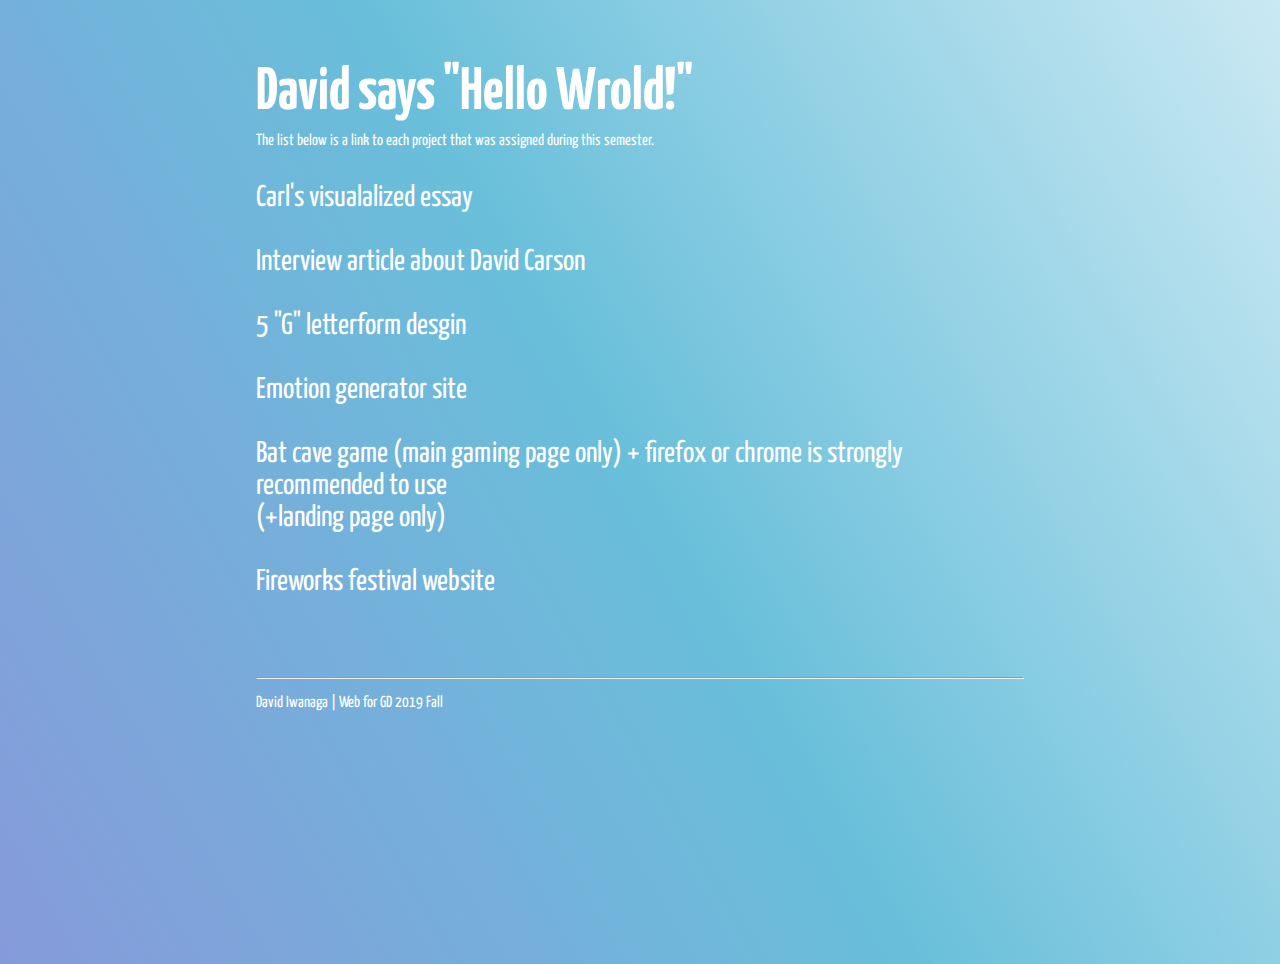
<file: index.html>
<!DOCTYPE html>
<html>

<head>
    <meta charset="utf-8">
    <meta http-equiv="X-UA-Compatible" content="IE=edge,chrome=1">
    <title></title>
    <meta http-equiv="X-UA-Compatible" content="ie=edge">
    <meta name="viewport" content="width=device-width">

    <style>
        @import url('https://fonts.googleapis.com/css?family=Yanone+Kaffeesatz&display=swap');
        body {
            margin: 5% 20% 0% 20%;
            font-size: 32px;
            font-family: 'Yanone Kaffeesatz', sans-serif;
            background-image: linear-gradient(240deg, rgb(202, 233, 243), rgb(105, 191, 218), rgb(134, 154, 218));
            height: 100vh;
        }
        
        a {
            text-decoration: none;
            font-size: 30px;
            color: white;
        }
        
        a:hover {
            font-weight: bold;
            color: rgba(255, 255, 255, 0.26);
        }
        
        p {
            color: black;
            font-size: 16px;
            margin-top: 10px;
            color: white;
        }
        
        ul {
            padding-left: 0;
            color: white;
        }
        
        h1 {
            font-size: 60px;
            margin-bottom: 0px;
            color: white;
        }
        
        .bottom {
            margin-top: 80px;
            color: white;
        }
    </style>

</head>

<body>
    <h1>David says "Hello Wrold!"</h1>
    <p>The list below is a link to each project that was assigned during this semester.</p>

    <ul>
        <a href="visual_essay/carl_dair_essay.html">Carl's visualalized essay</a>

    </ul>
    <ul>
        <a href="visual_essay/interview.html">Interview article about David Carson</a>
    </ul>
    <ul>
        <a href="letterform_excercise/letterform1.html">5 "G" letterform desgin</a>
    </ul>
    <ul>
        <a href="emoticon_generator/history.html">Emotion generator site</a>
    </ul>
    <ul>
        <a href="bat_game/index.html">Bat cave game (main gaming page only) + firefox or chrome is strongly recommended to use</a>
        <!-- <a href="https://hiwanaga.github.io/david/index.html">Bat cave game (main gaming page only)</a> -->
        <br><a href="bat_game/newNew.html">(+landing page only)</a>
        <!-- <a href="https://hiwanaga.github.io/david/newNew.html">(+landing page only)</a> -->

    </ul>
    <ul>
        <a href="firework_festival/index.html">Fireworks festival website</a>
    </ul>

    <div class="bottom">
        <hr>
        <p>David Iwanaga | Web for GD 2019 Fall</p>
    </div>

</body>

</html>
</file>
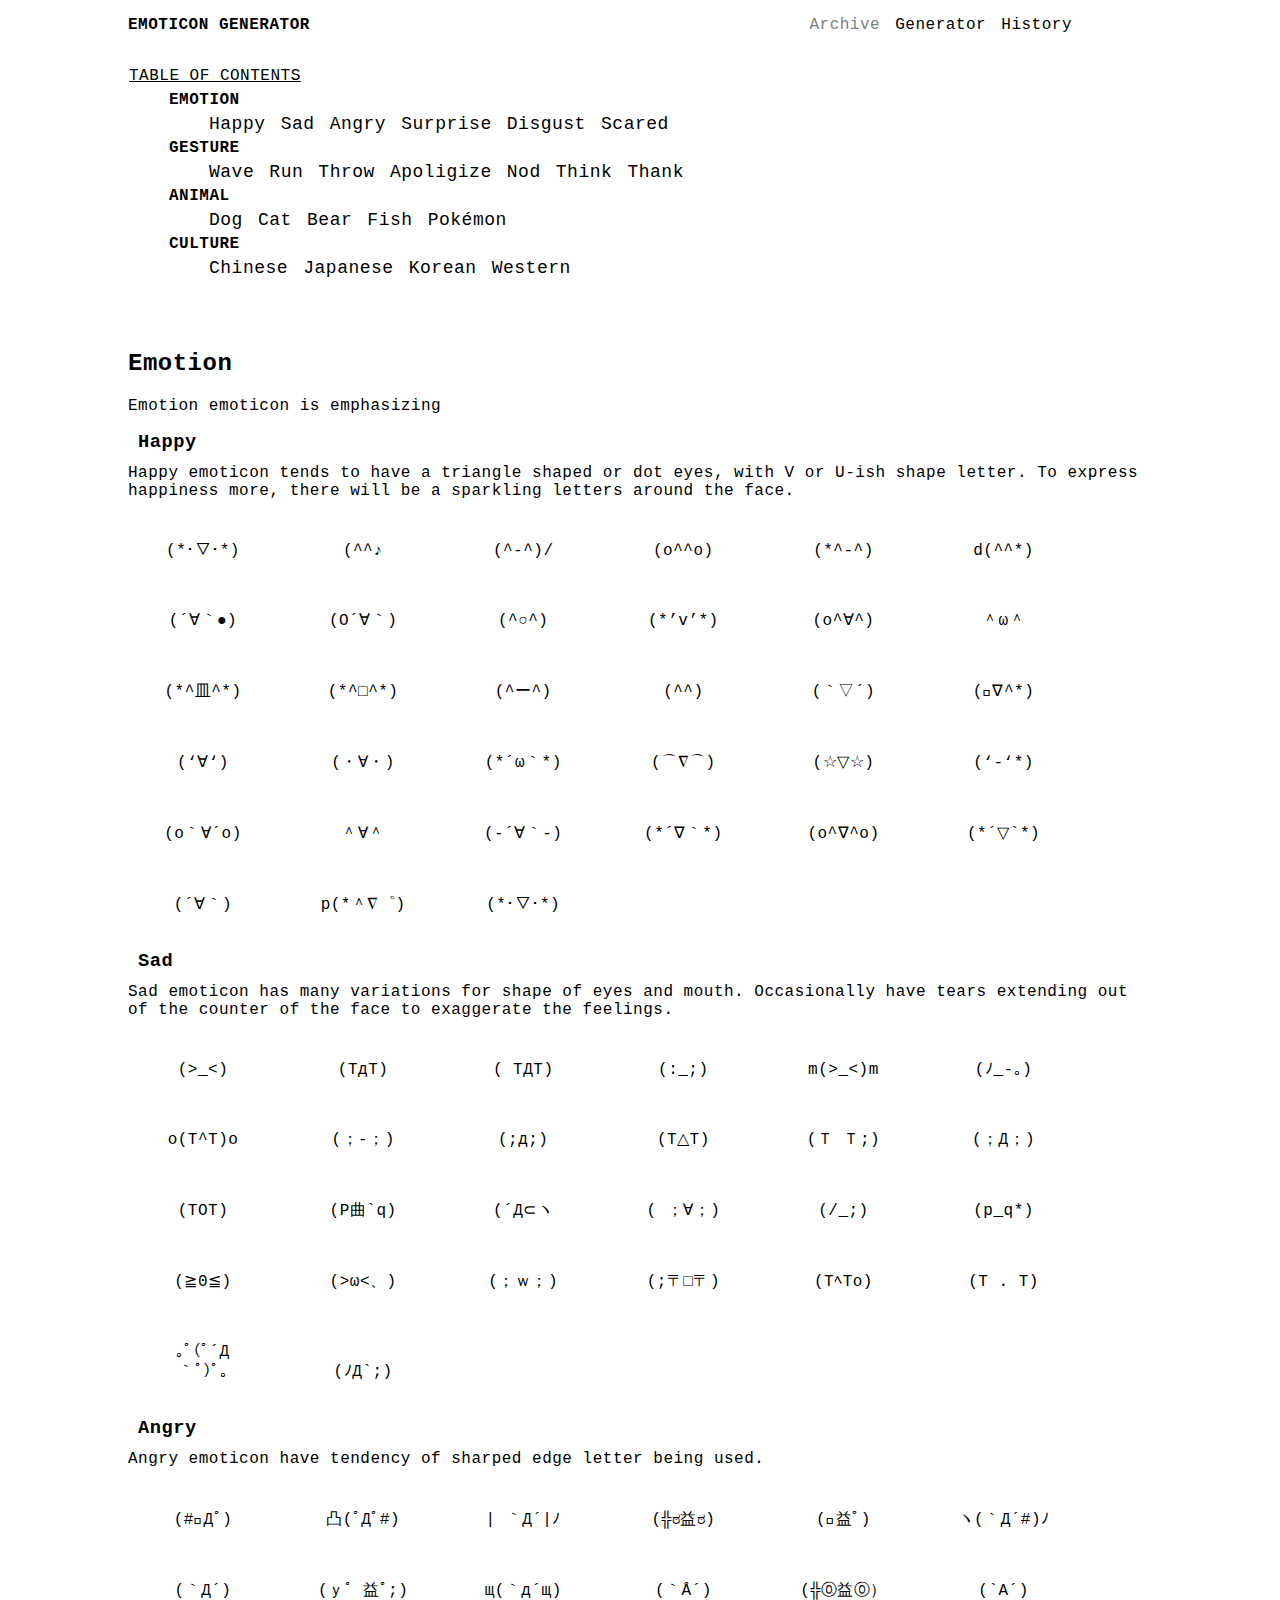
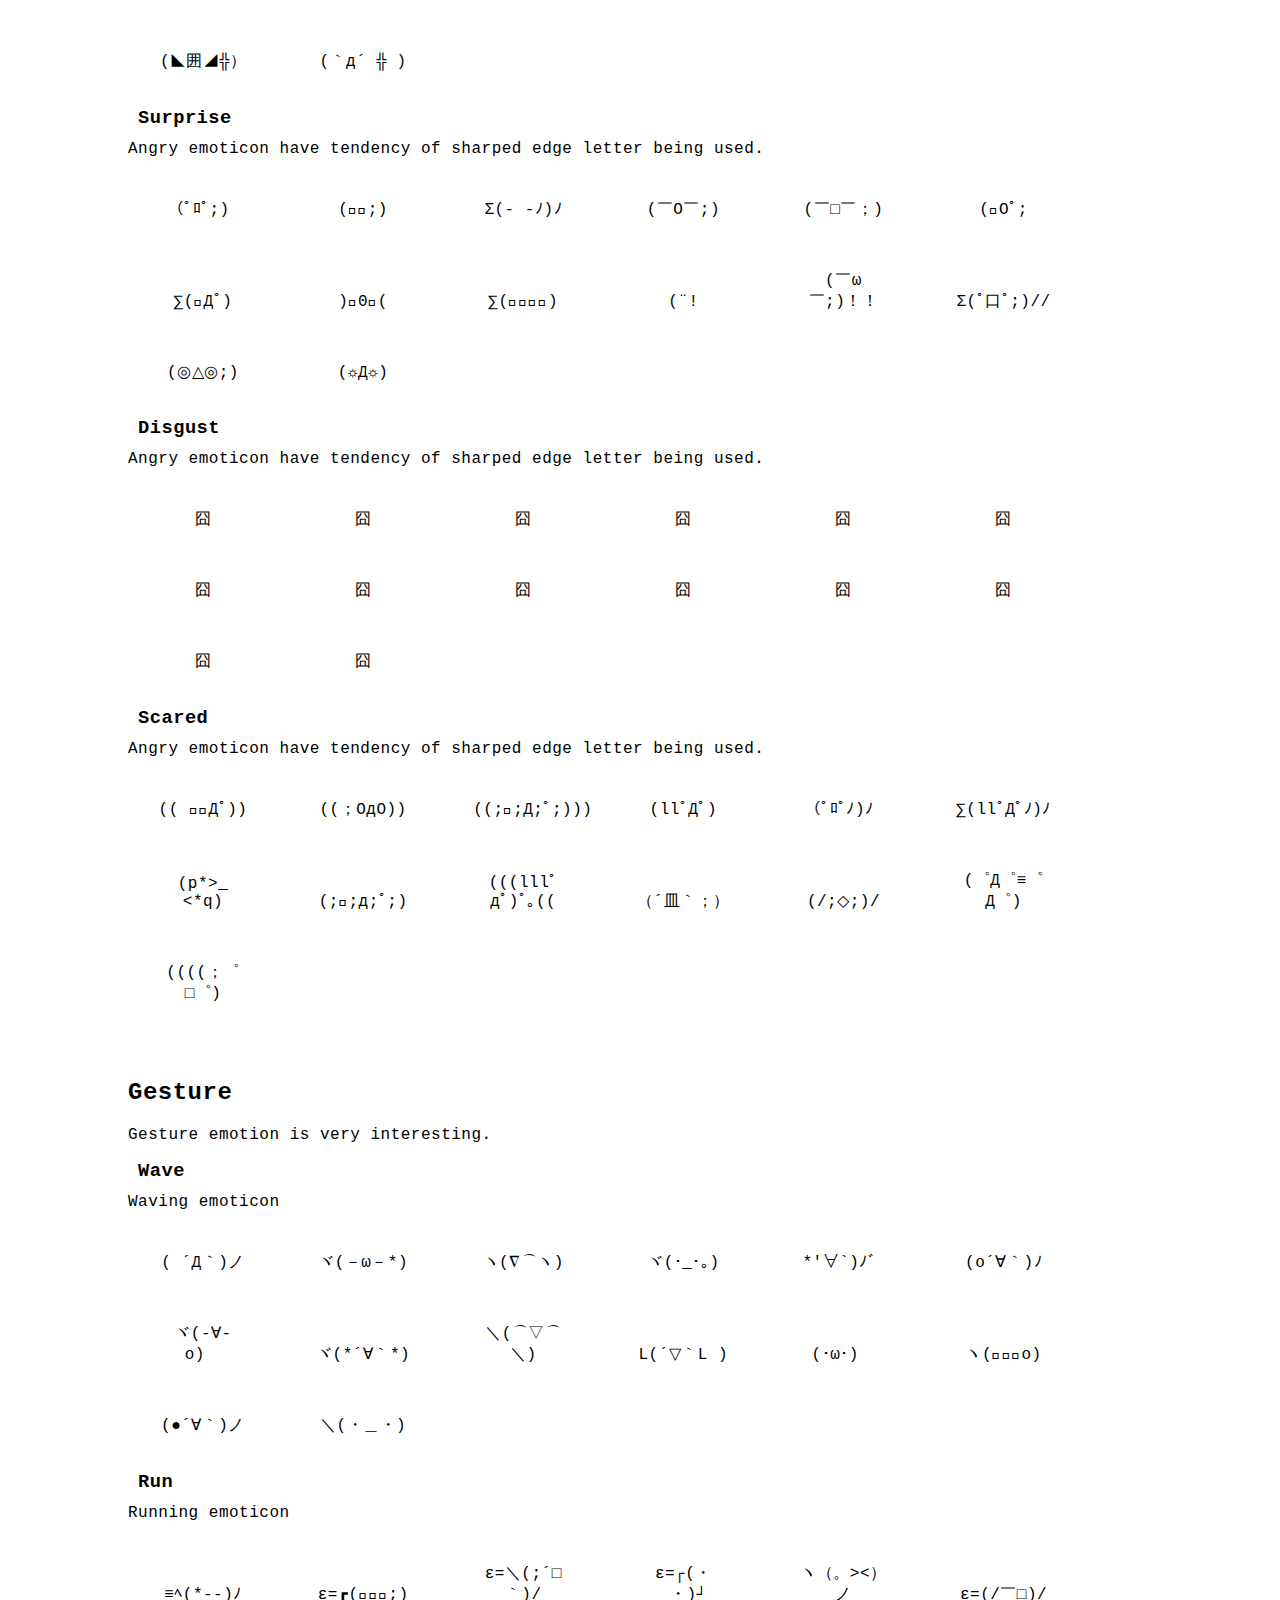
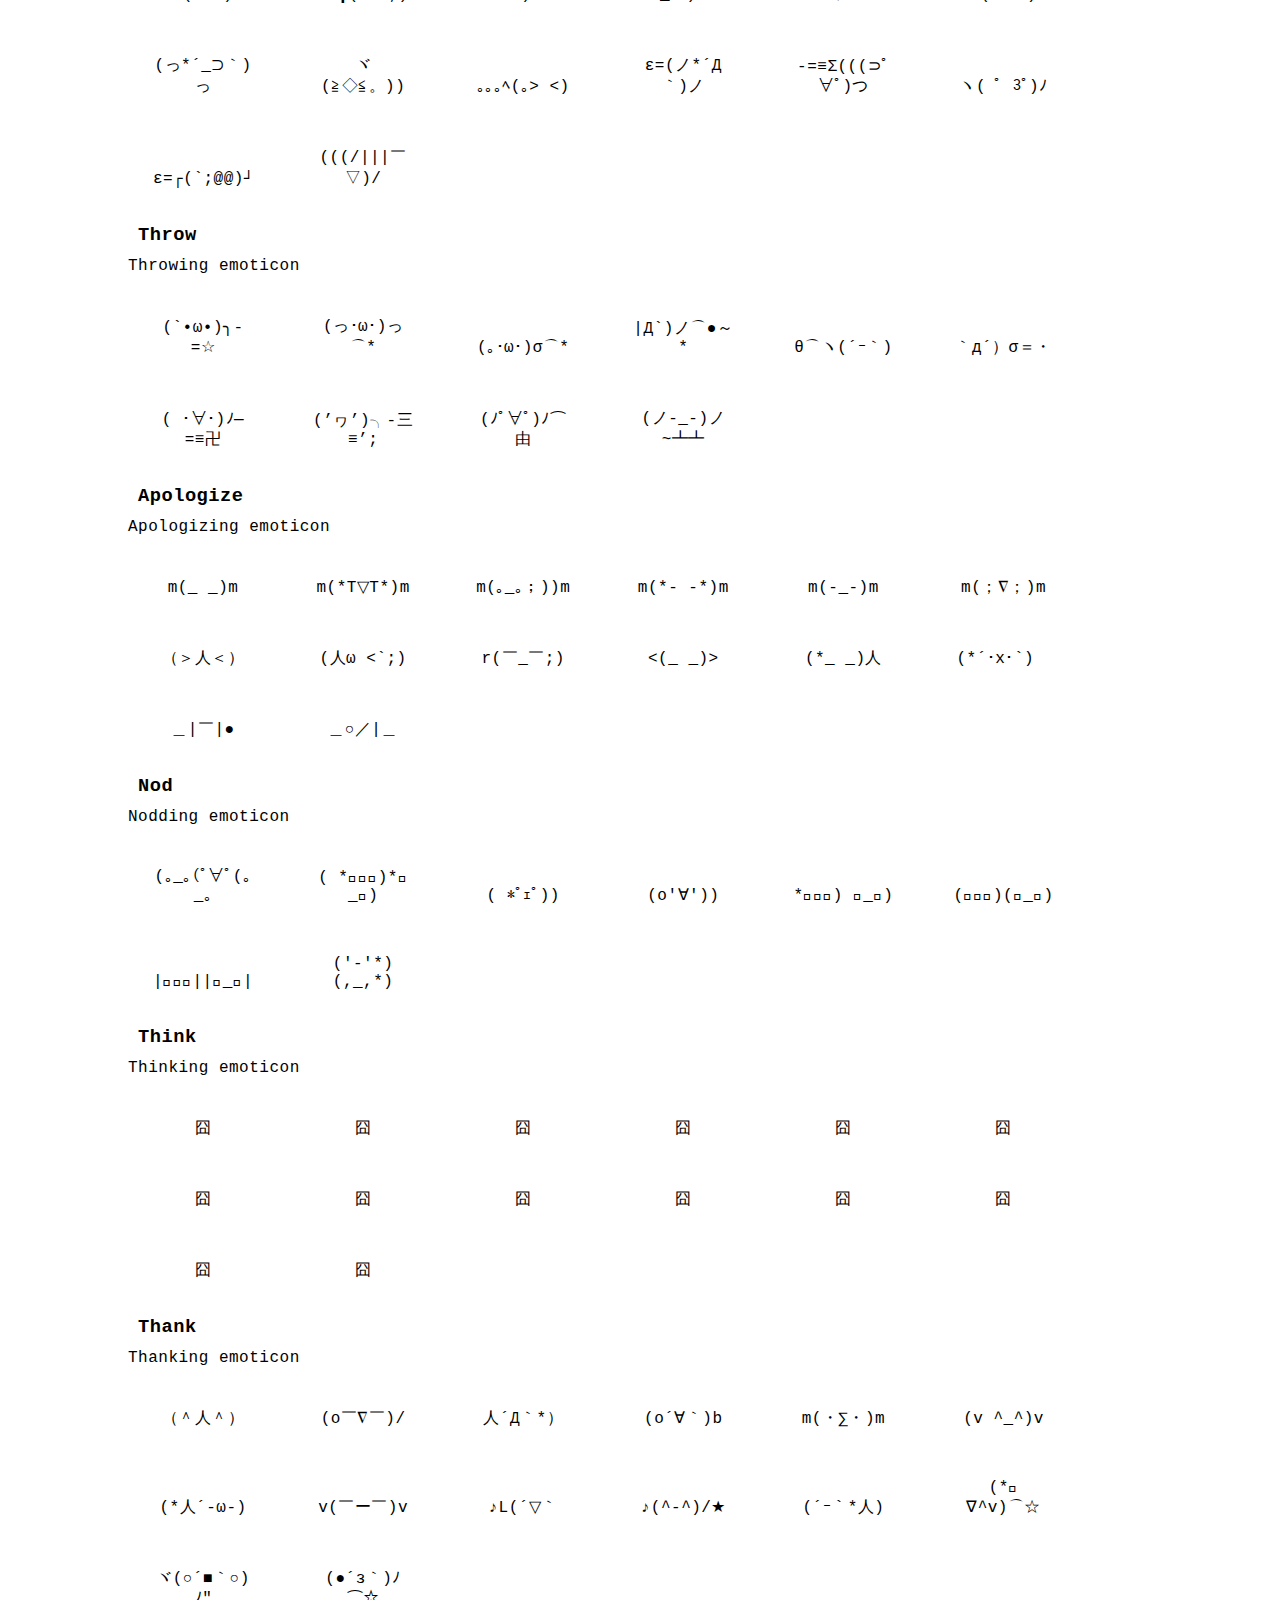
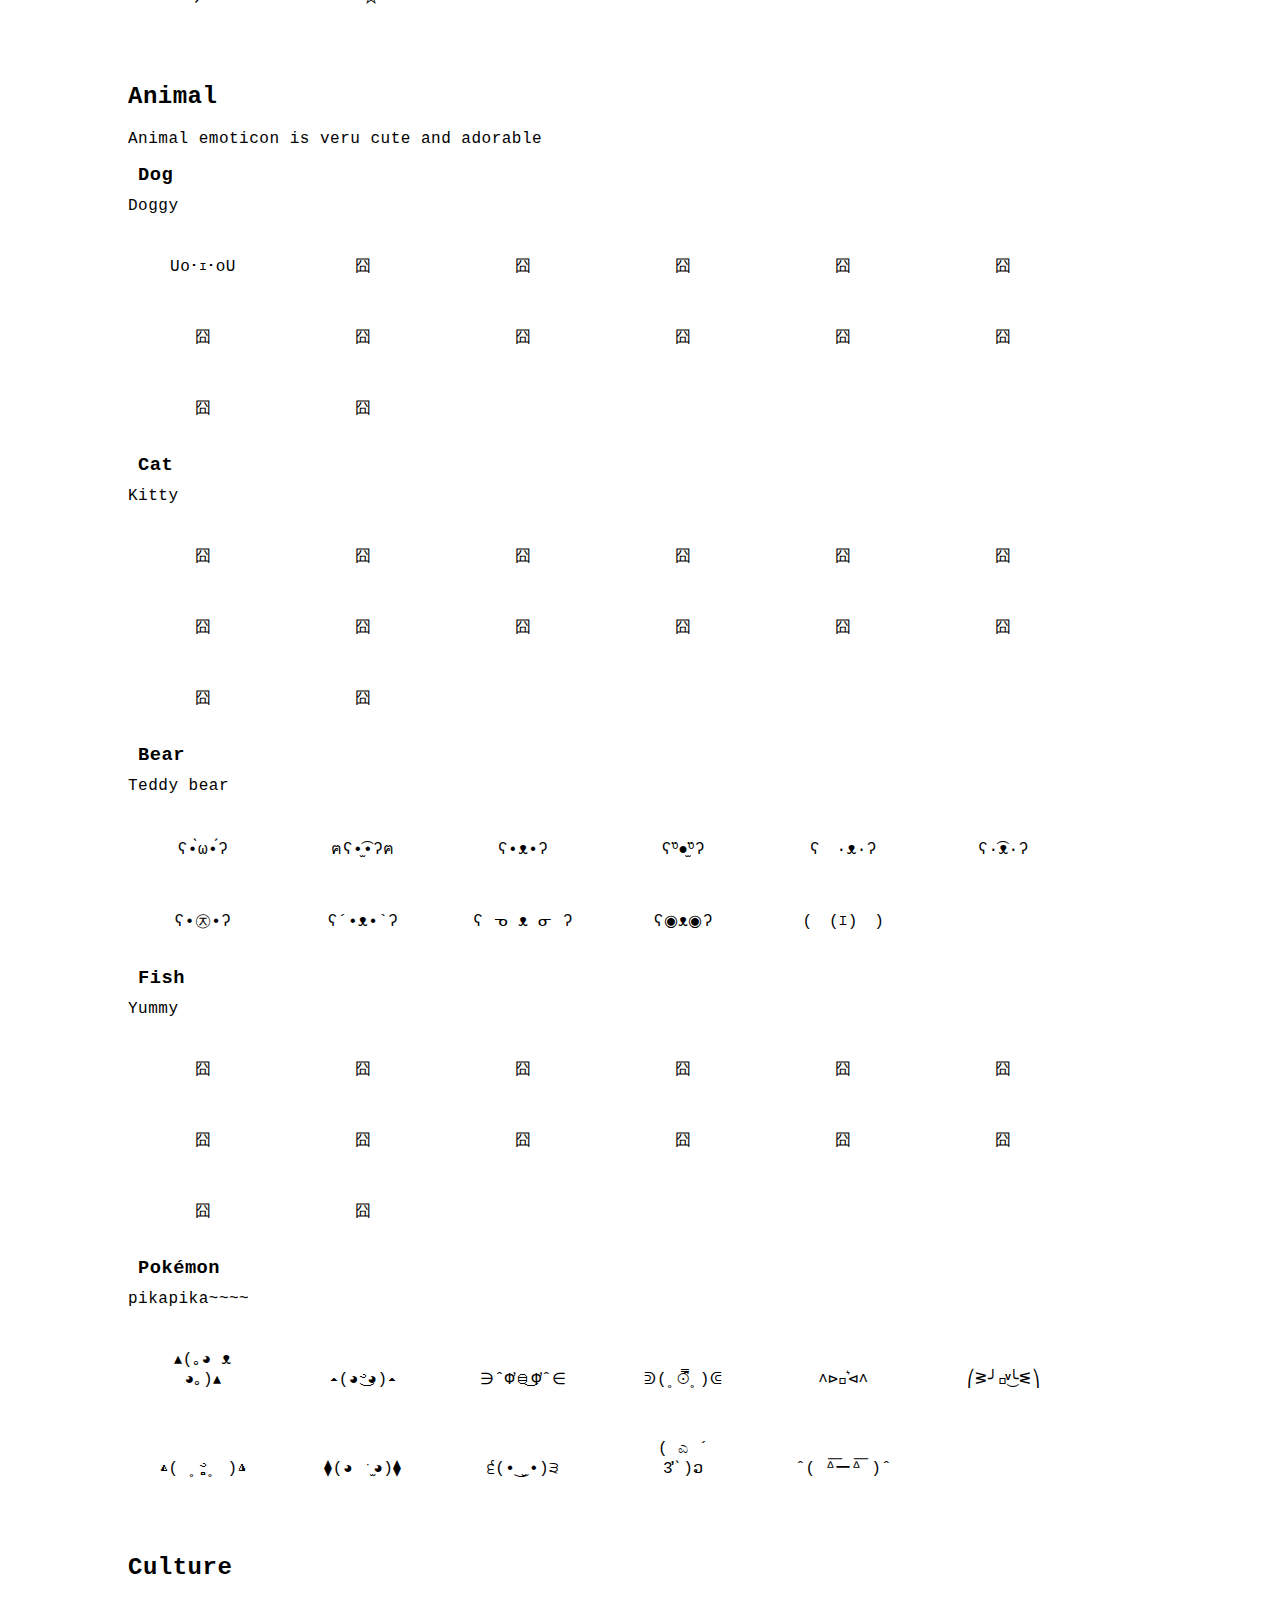
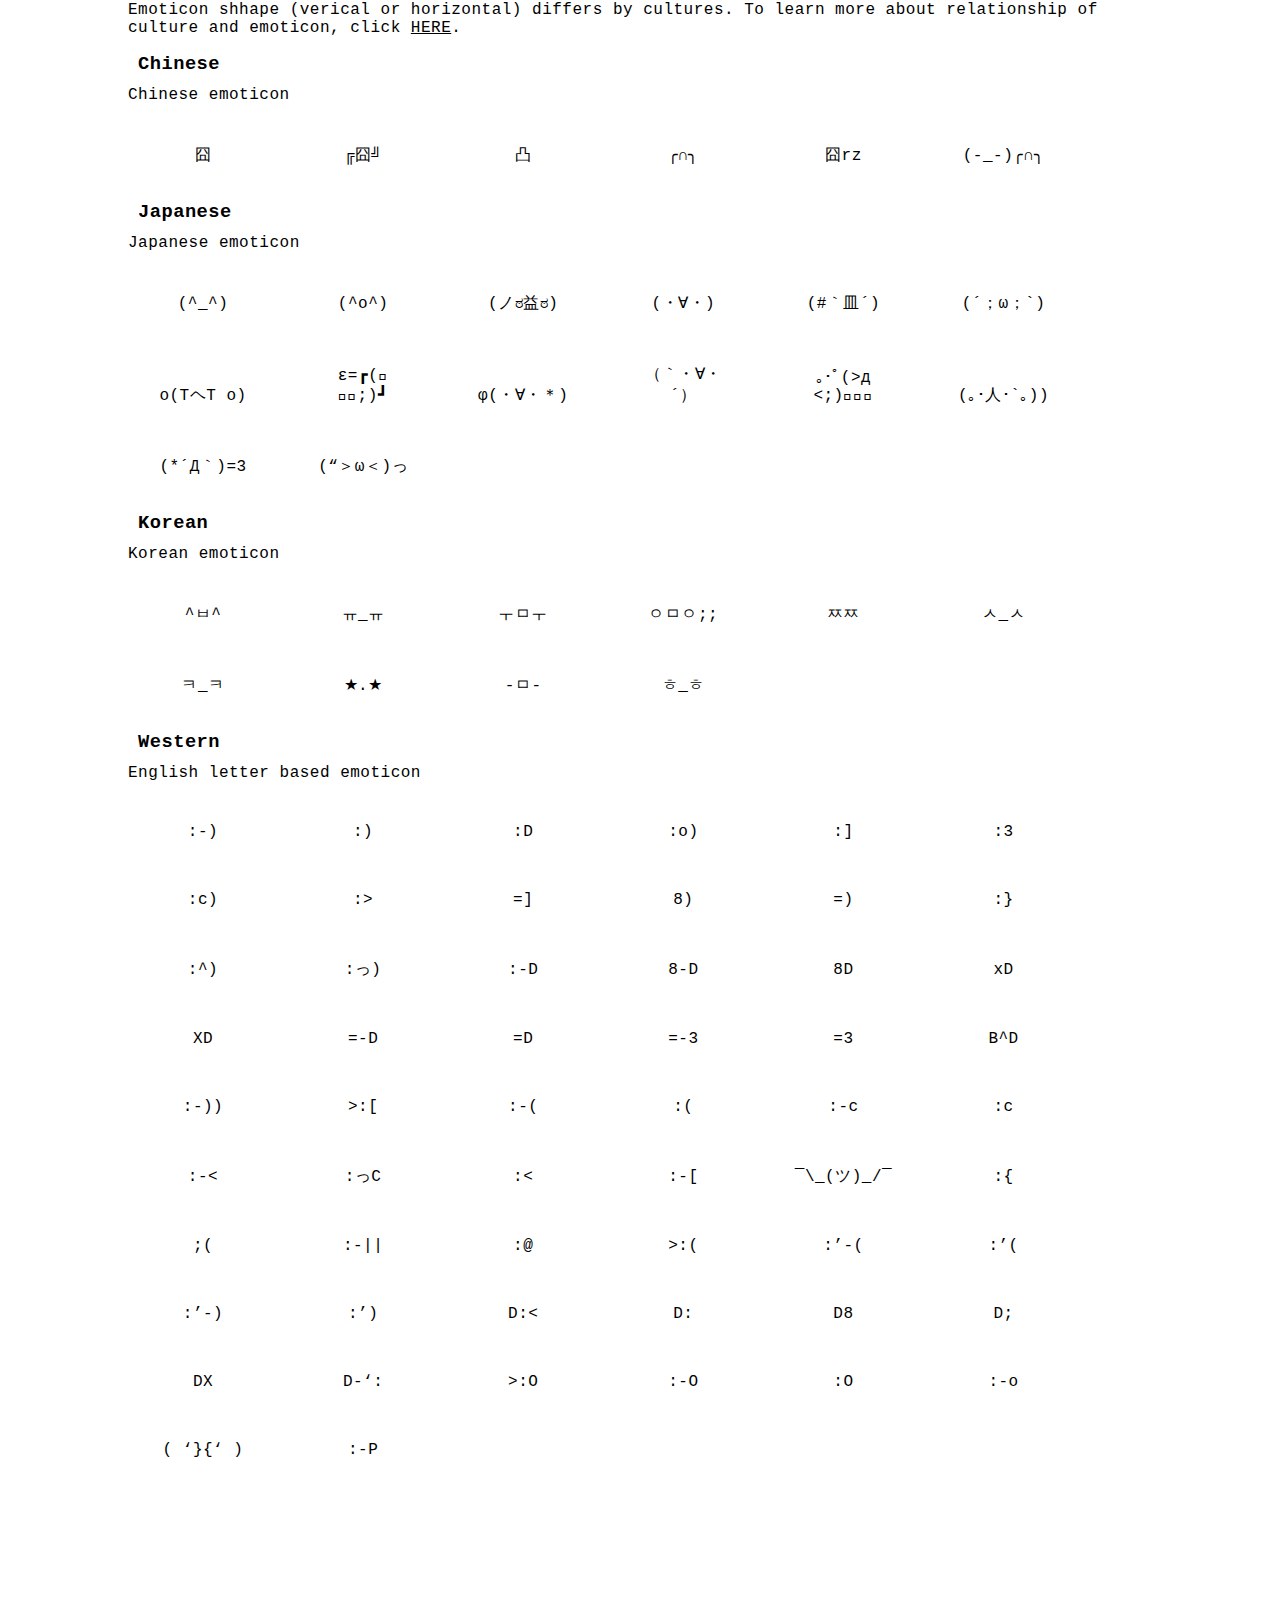
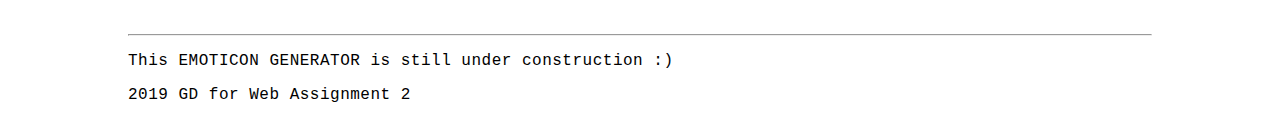
<file: emoticon_generator/arcihve.html>
<!DOCTYPE html>
<html lang="en">

<head>
    <meta charset="UTF-8">
    <meta name="viewport" content="width=device-width, initial-scale=1.0">
    <meta http-equiv="X-UA-Compatible" content="ie=edge">

    <link rel="stylesheet" href="style.css">
    <script src="script.js"></script>

    <title>Emotion Archive</title>
</head>

<body>

    <header>
        <div class="home"><a href="index.html">EMOTICON GENERATOR</a></div>
        <nav>
            <ul class="nav-links">
                <li class="links"><a class="active" href="arcihve.html">Archive</a></li>
                <li class="links"><a href="index.html">Generator</a></li>
                <li class="links"><a href="history.html">History</a></li>
            </ul>
        </nav>
    </header>
    <div class="contentMenu">
        <p id="toc">Table of Contents</p>
        <ul>
            <li class="emoticonMenu"><a href="#emotion">EMOTION</a></li>
            <ul>
                <li class="emoticonMenuList">
                    <a href="#happy">Happy</a>
                </li>
                <li class="emoticonMenuList">
                    <a href="#sad">Sad</a>
                </li>
                <li class="emoticonMenuList">
                    <a href="#angry">Angry</a>
                </li>
                <li class="emoticonMenuList">
                    <a href="#surprise">Surprise</a>
                </li>
                <li class="emoticonMenuList">
                    <a href="#disgust">Disgust</a>
                </li>
                <li class="emoticonMenuList">
                    <a href="#scared">Scared</a>
                </li>
            </ul>
            <li class="emoticonMenu"><a href="#gesture">GESTURE</a></li>
            <ul>
                <li class="emoticonMenuList">
                    <a href="#wave">Wave</a>
                </li>
                <li class="emoticonMenuList">
                    <a href="#run">Run</a>
                </li>
                <li class="emoticonMenuList">
                    <a href="#throw">Throw</a>
                </li>
                <li class="emoticonMenuList">
                    <a href="#apoligize">Apoligize</a>
                </li>
                <li class="emoticonMenuList">
                    <a href="#nod">Nod</a>
                </li>
                <li class="emoticonMenuList">
                    <a href="#think">Think</a>
                </li>
                <li class="emoticonMenuList">
                    <a href="#thank">Thank</a>
                </li>
            </ul>
            <li class="emoticonMenu"><a href="#animal">ANIMAL</a></li>
            <ul>
                <li class="emoticonMenuList">
                    <a href="#dog">Dog</a>
                </li>
                <li class="emoticonMenuList">
                    <a href="#cat">Cat</a>
                </li>
                <li class="emoticonMenuList">
                    <a href="#bear">Bear</a>
                </li>
                <li class="emoticonMenuList">
                    <a href="#fish">Fish</a>
                </li>
                <li class="emoticonMenuList"><a href="#pokemon">Pokémon</a></li>
            </ul>
            <li class="emoticonMenu"><a href="#culture">CULTURE</a></li>
            <ul>
                <li class="emoticonMenuList">
                    <a href="#chinese">Chinese</a>
                </li>
                <li class="emoticonMenuList">
                    <a href="#japanese">Japanese</a>
                </li>
                <li class="emoticonMenuList">
                    <a href="#korean">Korean</a>
                </li>
                <li class="emoticonMenuList">
                    <a href="#western">Western</a>
                </li>
            </ul>
        </ul>
    </div>

    <div id="emotion">
        <h2>Emotion</h2>
        <p>Emotion emoticon is emphasizing</p>

        <h3 id="happy">Happy</h3>
        <p>Happy emoticon tends to have a triangle shaped or dot eyes, with V or U-ish shape letter. To express happiness more, there will be a sparkling letters around the face.</p>
        <div class="emoticonContainer">
            <div class="emoticonBox">(*･▽･*)</div>
            <div class="emoticonBox">(^^♪</div>
            <div class="emoticonBox">(^-^)/</div>
            <div class="emoticonBox">(o^^o)</div>
            <div class="emoticonBox">(*^-^)</div>
            <div class="emoticonBox">d(^^*)</div>
            <div class="emoticonBox">(´∀｀●)</div>
            <div class="emoticonBox">(O´∀｀)</div>
            <div class="emoticonBox">(^○^)</div>
            <div class="emoticonBox">(*’v’*)</div>
            <div class="emoticonBox">(o^∀^)</div>
            <div class="emoticonBox">＾ω＾</div>
            <div class="emoticonBox">(*^皿^*)</div>
            <div class="emoticonBox">(*^□^*)</div>
            <div class="emoticonBox">(^ー^)</div>
            <div class="emoticonBox">(^^)</div>
            <div class="emoticonBox">(｀▽´)</div>
            <div class="emoticonBox">(ﾟ∇^*)</div>
            <div class="emoticonBox">(‘∀‘)</div>
            <div class="emoticonBox">(・∀・)</div>
            <div class="emoticonBox">(*´ω｀*)</div>
            <div class="emoticonBox">(⌒∇⌒)</div>
            <div class="emoticonBox">(☆▽☆)</div>
            <div class="emoticonBox">(‘-‘*)</div>
            <div class="emoticonBox">(o｀∀´o)</div>
            <div class="emoticonBox">＾∀＾</div>
            <div class="emoticonBox">(-´∀｀-)</div>
            <div class="emoticonBox">(*´∇｀*)</div>
            <div class="emoticonBox">(o^∇^o)</div>
            <div class="emoticonBox">(*´▽`*)</div>
            <div class="emoticonBox">(´∀｀)</div>
            <div class="emoticonBox">p(*＾∇゜)</div>
            <div class="emoticonBox">(*･▽･*)</div>
        </div>

        <h3 id="sad">Sad</h3>
        <p>Sad emoticon has many variations for shape of eyes and mouth. Occasionally have tears extending out of the counter of the face to exaggerate the feelings.</p>
        <div class="emoticonContainer">
            <div class="emoticonBox">(&gt;_&lt;)</div>
            <div class="emoticonBox">(TдT)</div>
            <div class="emoticonBox">( TДT)</div>
            <div class="emoticonBox">(:_;)</div>
            <div class="emoticonBox">m(&gt;_&lt;)m</div>
            <div class="emoticonBox">(ﾉ_-｡)</div>
            <div class="emoticonBox">o(T^T)o</div>
            <div class="emoticonBox">(；-；)</div>
            <div class="emoticonBox">(;д;)</div>
            <div class="emoticonBox">(T△T)</div>
            <div class="emoticonBox">(Ｔ Ｔ;)</div>
            <div class="emoticonBox">(；Д；)</div>
            <div class="emoticonBox">(TОT)</div>
            <div class="emoticonBox">(P曲`q)</div>
            <div class="emoticonBox">(´Д⊂ヽ</div>
            <div class="emoticonBox">( ；∀；)</div>
            <div class="emoticonBox">(/_;)</div>
            <div class="emoticonBox">(p_q*)</div>
            <div class="emoticonBox">(≧0≦)</div>
            <div class="emoticonBox">(&gt;ω&lt;、)</div>
            <div class="emoticonBox">(；ｗ；)</div>
            <div class="emoticonBox">(;〒□〒)</div>
            <div class="emoticonBox">(TﾍTo) </div>
            <div class="emoticonBox">(T . T)</div>
            <div class="emoticonBox">｡ﾟ(ﾟ´Д｀ﾟ)ﾟ｡</div>
            <div class="emoticonBox">(ﾉД`;)</div>
        </div>

        <h3 id="angry">Angry</h3>
        <p>Angry emoticon have tendency of sharped edge letter being used.</p>
        <div class="emoticonContainer">
            <div class="emoticonBox">(#ﾟДﾟ)</div>
            <div class="emoticonBox">凸(ﾟДﾟ#)</div>
            <div class="emoticonBox">| ｀Д´|ﾉ</div>
            <div class="emoticonBox">(╬ಠ益ಠ)</div>
            <div class="emoticonBox">(ﾟ益ﾟ)</div>
            <div class="emoticonBox">ヽ(｀Д´#)ﾉ</div>
            <div class="emoticonBox">(｀Д´)</div>
            <div class="emoticonBox">(ｙﾟ 益ﾟ;)</div>
            <div class="emoticonBox">щ(｀д´щ)</div>
            <div class="emoticonBox">(｀Å´)</div>
            <div class="emoticonBox">(╬⓪益⓪）</div>
            <div class="emoticonBox">(`A´)</div>
            <div class="emoticonBox">(◣囲◢╬）</div>
            <div class="emoticonBox">(｀д´ ╬ )</div>
        </div>

        <h3 id="surprise">Surprise</h3>
        <p>Angry emoticon have tendency of sharped edge letter being used.</p>
        <div class="emoticonContainer">
            <div class="emoticonBox">(ﾟﾛﾟ;)</div>
            <div class="emoticonBox">(ﾟﾟ;)</div>
            <div class="emoticonBox">Σ(- -ﾉ)ﾉ</div>
            <div class="emoticonBox">(￣O￣;)</div>
            <div class="emoticonBox">(￣□￣；)</div>
            <div class="emoticonBox">(ﾟOﾟ;</div>
            <div class="emoticonBox">∑(ﾟДﾟ)</div>
            <div class="emoticonBox">)ﾟ0ﾟ(</div>
            <div class="emoticonBox">∑(ﾟ◇ﾟ；) </div>
            <div class="emoticonBox">(¨!</div>
            <div class="emoticonBox">(￣ω￣;)！！</div>
            <div class="emoticonBox">Σ(ﾟ口ﾟ;)//</div>
            <div class="emoticonBox">(◎△◎;)</div>
            <div class="emoticonBox">(☼Д☼)</div>
        </div>

        <h3 id="disgust">Disgust</h3>
        <p>Angry emoticon have tendency of sharped edge letter being used.</p>
        <div class="emoticonContainer">
            <div class="emoticonBox">囧</div>
            <div class="emoticonBox">囧</div>
            <div class="emoticonBox">囧</div>
            <div class="emoticonBox">囧</div>
            <div class="emoticonBox">囧</div>
            <div class="emoticonBox">囧</div>
            <div class="emoticonBox">囧</div>
            <div class="emoticonBox">囧</div>
            <div class="emoticonBox">囧</div>
            <div class="emoticonBox">囧</div>
            <div class="emoticonBox">囧</div>
            <div class="emoticonBox">囧</div>
            <div class="emoticonBox">囧</div>
            <div class="emoticonBox">囧</div>
        </div>

        <h3 id="scared">Scared</h3>
        <p>Angry emoticon have tendency of sharped edge letter being used.</p>
        <div class="emoticonContainer">
            <div class="emoticonBox">(( ；ﾟДﾟ))</div>
            <div class="emoticonBox">((；OдO))</div>
            <div class="emoticonBox">((;ﾟ;Д;ﾟ;)))</div>
            <div class="emoticonBox">(llﾟДﾟ)</div>
            <div class="emoticonBox">(ﾟﾛﾟﾉ)ﾉ</div>
            <div class="emoticonBox">∑(llﾟДﾟﾉ)ﾉ</div>
            <div class="emoticonBox">(p*>_ &lt;*q)
            </div>
            <div class="emoticonBox">(;ﾟ;д;ﾟ;)</div>
            <div class="emoticonBox">(((lllﾟдﾟ)ﾟ｡((</div>
            <div class="emoticonBox">（´皿｀；）</div>
            <div class="emoticonBox">(/;◇;)/</div>
            <div class="emoticonBox">(゜Д゜≡゜Д゜)</div>
            <div class="emoticonBox">((((；゜□゜)</div>
        </div>
        <div id="gesture">
            <h2>Gesture</h2>
            <p>Gesture emotion is very interesting.</p>

            <h3 id="wave">Wave</h3>
            <p>Waving emoticon</p>
            <div class="emoticonContainer">
                <div class="emoticonBox">( ´Д｀)ノ</div>
                <div class="emoticonBox">ヾ(－ω－*)</div>
                <div class="emoticonBox">ヽ(∇⌒ヽ)</div>
                <div class="emoticonBox">ヾ(･_･｡)</div>
                <div class="emoticonBox">*′∀`)ﾉ゛</div>
                <div class="emoticonBox">(o´∀｀)ﾉ</div>
                <div class="emoticonBox">ヾ(-∀- o)ゞ</div>
                <div class="emoticonBox">ヾ(*´∀｀*)</div>
                <div class="emoticonBox">＼(⌒▽⌒＼)</div>
                <div class="emoticonBox">L(´▽｀L )</div>
                <div class="emoticonBox">(･ω･)ゞ</div>
                <div class="emoticonBox">ヽ(ﾟ∀ﾟo)</div>
                <div class="emoticonBox">(●´∀｀)ノ</div>
                <div class="emoticonBox">＼(・＿・)</div>
            </div>

            <h3 id="run">Run</h3>
            <p>Running emoticon</p>
            <div class="emoticonContainer">
                <div class="emoticonBox">≡ﾍ(*--)ﾉ</div>
                <div class="emoticonBox">ε=┏(ﾟロﾟ;)</div>
                <div class="emoticonBox">ε=＼(;´□｀)/</div>
                <div class="emoticonBox">ε=┌(・_・)┘</div>
                <div class="emoticonBox">ヽ（。>&lt;）ノ</div>
                <div class="emoticonBox">ε=(/￣□)/</div>
                <div class="emoticonBox">(っ*´_⊃｀)っ</div>
                <div class="emoticonBox">ヾ(≧◇≦。))</div>
                <div class="emoticonBox">｡｡｡ﾍ(｡> &lt;)
                </div>
                <div class="emoticonBox">ε=(ノ*´Д｀)ノ</div>
                <div class="emoticonBox">-=≡Σ(((⊃ﾟ∀ﾟ)つ</div>
                <div class="emoticonBox">ヽ( ﾟ 3ﾟ)ﾉ</div>
                <div class="emoticonBox">ε=┌(`;@@)┘</div>
                <div class="emoticonBox">(((/|||￣▽)/</div>
            </div>

            <h3 id="throw">Throw</h3>
            <p>Throwing emoticon</p>
            <div class="emoticonContainer">
                <div class="emoticonBox">(`•ω•)╮-=☆</div>
                <div class="emoticonBox">(っ･ω･)っ⌒*</div>
                <div class="emoticonBox">(｡･ω･)σ⌒*</div>
                <div class="emoticonBox">|Д`)ノ⌒●～*</div>
                <div class="emoticonBox">θ⌒ヽ(´ｰ｀)</div>
                <div class="emoticonBox">｀д´）σ＝・</div>
                <div class="emoticonBox">( ･∀･)ﾉ—=≡卍</div>
                <div class="emoticonBox">(’ヮ’)╮-三≡’;</div>
                <div class="emoticonBox">(ﾉﾟ∀ﾟ)ﾉ⌒由</div>
                <div class="emoticonBox">(ノ-_-)ノ~┻┻</div>
            </div>

            <h3 id="apoligize">Apologize</h3>
            <p>Apologizing emoticon</p>
            <div class="emoticonContainer">
                <div class="emoticonBox">m(_ _)m</div>
                <div class="emoticonBox">m(*T▽T*)m</div>
                <div class="emoticonBox">m(｡_｡；))m</div>
                <div class="emoticonBox">m(*- -*)m</div>
                <div class="emoticonBox">m(-_-)m</div>
                <div class="emoticonBox">m(；∇；)m</div>
                <div class="emoticonBox">（＞人＜）</div>
                <div class="emoticonBox">(人ω &lt;`;)
                </div>
                <div class="emoticonBox">r(￣_￣;)</div>
                <div class="emoticonBox">
                    &lt;(_ _)>
                </div>
                <div class="emoticonBox">(*_ _)人</div>
                <div class="emoticonBox">(*´･x･`)ゞ</div>
                <div class="emoticonBox">＿|￣|●</div>
                <div class="emoticonBox">＿○／|＿</div>
            </div>

            <h3 id="nod">Nod</h3>
            <p>Nodding emoticon</p>
            <div class="emoticonContainer">
                <div class="emoticonBox">(｡_｡(ﾟ∀ﾟ(｡_｡</div>
                <div class="emoticonBox">( *ﾟ∀ﾟ)*｡_｡)</div>
                <div class="emoticonBox">( *ﾟｪﾟ))</div>
                <div class="emoticonBox">(o'∀'))</div>
                <div class="emoticonBox">*ﾟｰﾟ) ｡_｡)</div>
                <div class="emoticonBox">(ﾟ▽ﾟ)(｡_｡)</div>
                <div class="emoticonBox">|ﾟｰﾟ||｡_｡|</div>
                <div class="emoticonBox">('-'*)(,_,*)</div>
            </div>

            <h3 id="think">Think</h3>
            <p>Thinking emoticon</p>
            <div class="emoticonContainer">
                <div class="emoticonBox">囧</div>
                <div class="emoticonBox">囧</div>
                <div class="emoticonBox">囧</div>
                <div class="emoticonBox">囧</div>
                <div class="emoticonBox">囧</div>
                <div class="emoticonBox">囧</div>
                <div class="emoticonBox">囧</div>
                <div class="emoticonBox">囧</div>
                <div class="emoticonBox">囧</div>
                <div class="emoticonBox">囧</div>
                <div class="emoticonBox">囧</div>
                <div class="emoticonBox">囧</div>
                <div class="emoticonBox">囧</div>
                <div class="emoticonBox">囧</div>
            </div>

            <h3 id="thank">Thank</h3>
            <p>Thanking emoticon</p>
            <div class="emoticonContainer">
                <div class="emoticonBox">（＾人＾）</div>
                <div class="emoticonBox">(o￣∇￣)/</div>
                <div class="emoticonBox">人´Д｀*）</div>
                <div class="emoticonBox">(o´∀｀)b</div>
                <div class="emoticonBox">m(・∑・)m</div>
                <div class="emoticonBox">(v ^_^)v</div>
                <div class="emoticonBox">(*人´-ω-)</div>
                <div class="emoticonBox">v(￣ー￣)v</div>
                <div class="emoticonBox">♪L(´▽｀</div>
                <div class="emoticonBox">♪(^-^)/★</div>
                <div class="emoticonBox">(´ｰ｀*人)</div>
                <div class="emoticonBox">(*ﾟ∇^v)⌒☆</div>
                <div class="emoticonBox">ヾ(○´■｀○)ﾉ"</div>
                <div class="emoticonBox">(●´з｀)ﾉ⌒☆</div>
            </div>
        </div>

        <div id="animal">
            <h2>Animal</h2>
            <p>Animal emoticon is veru cute and adorable</p>

            <h3 id="dog">Dog</h3>
            <p>Doggy</p>
            <div class="emoticonContainer">
                <div class="emoticonBox">Uo･ｪ･oU</div>
                <div class="emoticonBox">囧</div>
                <div class="emoticonBox">囧</div>
                <div class="emoticonBox">囧</div>
                <div class="emoticonBox">囧</div>
                <div class="emoticonBox">囧</div>
                <div class="emoticonBox">囧</div>
                <div class="emoticonBox">囧</div>
                <div class="emoticonBox">囧</div>
                <div class="emoticonBox">囧</div>
                <div class="emoticonBox">囧</div>
                <div class="emoticonBox">囧</div>
                <div class="emoticonBox">囧</div>
                <div class="emoticonBox">囧</div>
            </div>

            <h3 id="cat">Cat</h3>
            <p>Kitty</p>
            <div class="emoticonContainer">
                <div class="emoticonBox">囧</div>
                <div class="emoticonBox">囧</div>
                <div class="emoticonBox">囧</div>
                <div class="emoticonBox">囧</div>
                <div class="emoticonBox">囧</div>
                <div class="emoticonBox">囧</div>
                <div class="emoticonBox">囧</div>
                <div class="emoticonBox">囧</div>
                <div class="emoticonBox">囧</div>
                <div class="emoticonBox">囧</div>
                <div class="emoticonBox">囧</div>
                <div class="emoticonBox">囧</div>
                <div class="emoticonBox">囧</div>
                <div class="emoticonBox">囧</div>
            </div>

            <h3 id="bear">Bear</h3>
            <p>Teddy bear</p>
            <div class="emoticonContainer">
                <div class="emoticonBox">ʕ•̀ω•́ʔ</div>
                <div class="emoticonBox">ฅʕ•̫͡•ʔฅ</div>
                <div class="emoticonBox">ʕ•ᴥ•ʔ</div>
                <div class="emoticonBox">ʕ⁰̈●̫⁰̈ʔ</div>
                <div class="emoticonBox">ʕ　·ᴥ·ʔ</div>
                <div class="emoticonBox">ʕ·͡ᴥ·ʔ</div>
                <div class="emoticonBox">ʕ•㉨•ʔ</div>
                <div class="emoticonBox">ʕ´•ᴥ•`ʔ</div>
                <div class="emoticonBox">ʕ ᓀ ᴥ ᓂ ʔ</div>
                <div class="emoticonBox">ʕ◉ᴥ◉ʔ</div>
                <div class="emoticonBox">(￣(ｴ)￣)</div>

            </div>

            <h3 id="fish">Fish</h3>
            <p>Yummy</p>
            <div class="emoticonContainer">
                <div class="emoticonBox">囧</div>
                <div class="emoticonBox">囧</div>
                <div class="emoticonBox">囧</div>
                <div class="emoticonBox">囧</div>
                <div class="emoticonBox">囧</div>
                <div class="emoticonBox">囧</div>
                <div class="emoticonBox">囧</div>
                <div class="emoticonBox">囧</div>
                <div class="emoticonBox">囧</div>
                <div class="emoticonBox">囧</div>
                <div class="emoticonBox">囧</div>
                <div class="emoticonBox">囧</div>
                <div class="emoticonBox">囧</div>
                <div class="emoticonBox">囧</div>
            </div>

            <h3 id="pokemon">Pokémon</h3>
            <p>pikapika~~~~</p>
            <div class="emoticonContainer">
                <div class="emoticonBox">▴(｡◕ ᴥ ◕｡)▴</div>
                <div class="emoticonBox">▴(◕࿔͜◕)▴</div>
                <div class="emoticonBox">∋ˆΦ̓ꃪ͜Φ̓ˆ∈</div>
                <div class="emoticonBox">ᕲ(˳⊙̿͆˳)ᕳ</div>
                <div class="emoticonBox">˄⊳皿͛⊲˄</div>
                <div class="emoticonBox">⎛ᕒ╯⚇ͮͮ͜╰ᓬ⎞</div>
                <div class="emoticonBox">◭( ˳࿔͈̻˳ )◮</div>
                <div class="emoticonBox">⧫(◕ ˑ̫◕)⧫</div>
                <div class="emoticonBox">੬(•‿̮•)੩</div>
                <div class="emoticonBox">( ಎ ´ 3̓̓ˋ)ວ</div>
                <div class="emoticonBox">ˆ( ᐞ͞ーᐞ͞ )ˆ</div>
            </div>
        </div>

        <div id="culture">
            <h2>Culture</h2>
            <p>Emoticon shhape (verical or horizontal) differs by cultures. To learn more about relationship of culture and emoticon, click
                <a class="innerTextLink" href="history.html#culture">HERE</a>.</p>

            <h3 id="chinese">Chinese</h3>
            <p>Chinese emoticon</p>
            <div class="emoticonContainer">
                <div class="emoticonBox">囧</div>
                <div class="emoticonBox">╔囧╝</div>
                <div class="emoticonBox">凸</div>
                <div class="emoticonBox">╭∩╮</div>
                <div class="emoticonBox">囧rz</div>
                <div class="emoticonBox">(-_-)╭∩╮</div>
            </div>

            <h3 id="japanese">Japanese</h3>
            <p>Japanese emoticon</p>
            <div class="emoticonContainer">
                <div class="emoticonBox">(^_^)</div>
                <div class="emoticonBox">(^o^)</div>
                <div class="emoticonBox">(ノಠ益ಠ)</div>
                <div class="emoticonBox">(・∀・)</div>
                <div class="emoticonBox">(#｀皿´)</div>
                <div class="emoticonBox">(´；ω；`)</div>
                <div class="emoticonBox">o(TヘT o)</div>
                <div class="emoticonBox">ε=┏(ﾟロﾟ;)┛</div>
                <div class="emoticonBox">φ(・∀・＊)</div>
                <div class="emoticonBox">（｀・∀・´）</div>
                <div class="emoticonBox">｡･ﾟ(>д &lt;;)ﾟ･｡
                </div>
                <div class="emoticonBox">(｡･人･`｡))</div>
                <div class="emoticonBox">(*´Д｀)=3</div>
                <div class="emoticonBox"> (“＞ω＜)っ</div>
            </div>

            <h3 id="korean">Korean</h3>
            <p>Korean emoticon</p>
            <div class="emoticonContainer">
                <div class="emoticonBox">^ㅂ^</div>
                <div class="emoticonBox">ㅠ_ㅠ</div>
                <div class="emoticonBox">ㅜㅁㅜ</div>
                <div class="emoticonBox">ㅇㅁㅇ;;</div>
                <div class="emoticonBox">ㅉㅉ</div>
                <div class="emoticonBox">ㅅ_ㅅ</div>
                <div class="emoticonBox">ㅋ_ㅋ</div>
                <div class="emoticonBox">★.★</div>
                <div class="emoticonBox">-ㅁ-</div>
                <div class="emoticonBox">ㅎ_ㅎ</div>

            </div>

            <h3 id="western">Western</h3>
            <p>English letter based emoticon</p>
            <div class="emoticonContainer">
                <div class="emoticonBox">:-)</div>
                <div class="emoticonBox">:)</div>
                <div class="emoticonBox">:D</div>
                <div class="emoticonBox">:o)</div>
                <div class="emoticonBox">:]</div>
                <div class="emoticonBox">:3</div>
                <div class="emoticonBox">:c)</div>
                <div class="emoticonBox">:></div>
                <div class="emoticonBox">=]</div>
                <div class="emoticonBox">8)</div>
                <div class="emoticonBox">=)</div>
                <div class="emoticonBox">:}</div>
                <div class="emoticonBox">:^)</div>
                <div class="emoticonBox">:っ)</div>
                <div class="emoticonBox">:-D</div>
                <div class="emoticonBox">8-D</div>
                <div class="emoticonBox">8D</div>
                <div class="emoticonBox">xD</div>
                <div class="emoticonBox">XD</div>
                <div class="emoticonBox">=-D</div>
                <div class="emoticonBox">=D</div>
                <div class="emoticonBox">=-3</div>
                <div class="emoticonBox">=3</div>
                <div class="emoticonBox">B^D</div>
                <div class="emoticonBox">:-))</div>
                <div class="emoticonBox">>:[</div>
                <div class="emoticonBox">:-(</div>
                <div class="emoticonBox">:(</div>
                <div class="emoticonBox">:-c</div>
                <div class="emoticonBox">:c</div>
                <div class="emoticonBox">:-&lt;</div>
                <div class="emoticonBox">:っC</div>
                <div class="emoticonBox">:&lt;</div>
                <div class="emoticonBox">:-[</div>
                <div class="emoticonBox">¯\_(ツ)_/¯</div>
                <div class="emoticonBox">:{</div>
                <div class="emoticonBox">;(</div>
                <div class="emoticonBox">:-||</div>
                <div class="emoticonBox">:@</div>
                <div class="emoticonBox">>:(</div>
                <div class="emoticonBox">:’-(</div>
                <div class="emoticonBox">:’(</div>
                <div class="emoticonBox">:’-)</div>
                <div class="emoticonBox">:’)</div>
                <div class="emoticonBox">D:&lt;</div>
                <div class="emoticonBox">D:</div>
                <div class="emoticonBox">D8</div>
                <div class="emoticonBox">D;</div>
                <div class="emoticonBox">DX</div>
                <div class="emoticonBox">D-‘:</div>
                <div class="emoticonBox">>:O</div>
                <div class="emoticonBox">:-O</div>
                <div class="emoticonBox">:O</div>
                <div class="emoticonBox">:-o</div>
                <div class="emoticonBox">( ‘}{‘ )</div>
                <div class="emoticonBox">:-P</div>

            </div>
        </div>
        <div class="bottom">
            <hr>
            <p>This EMOTICON GENERATOR is still under construction :)</p>
            <p>2019 GD for Web Assignment 2</p>
        </div>

</body>

</html>
</file>
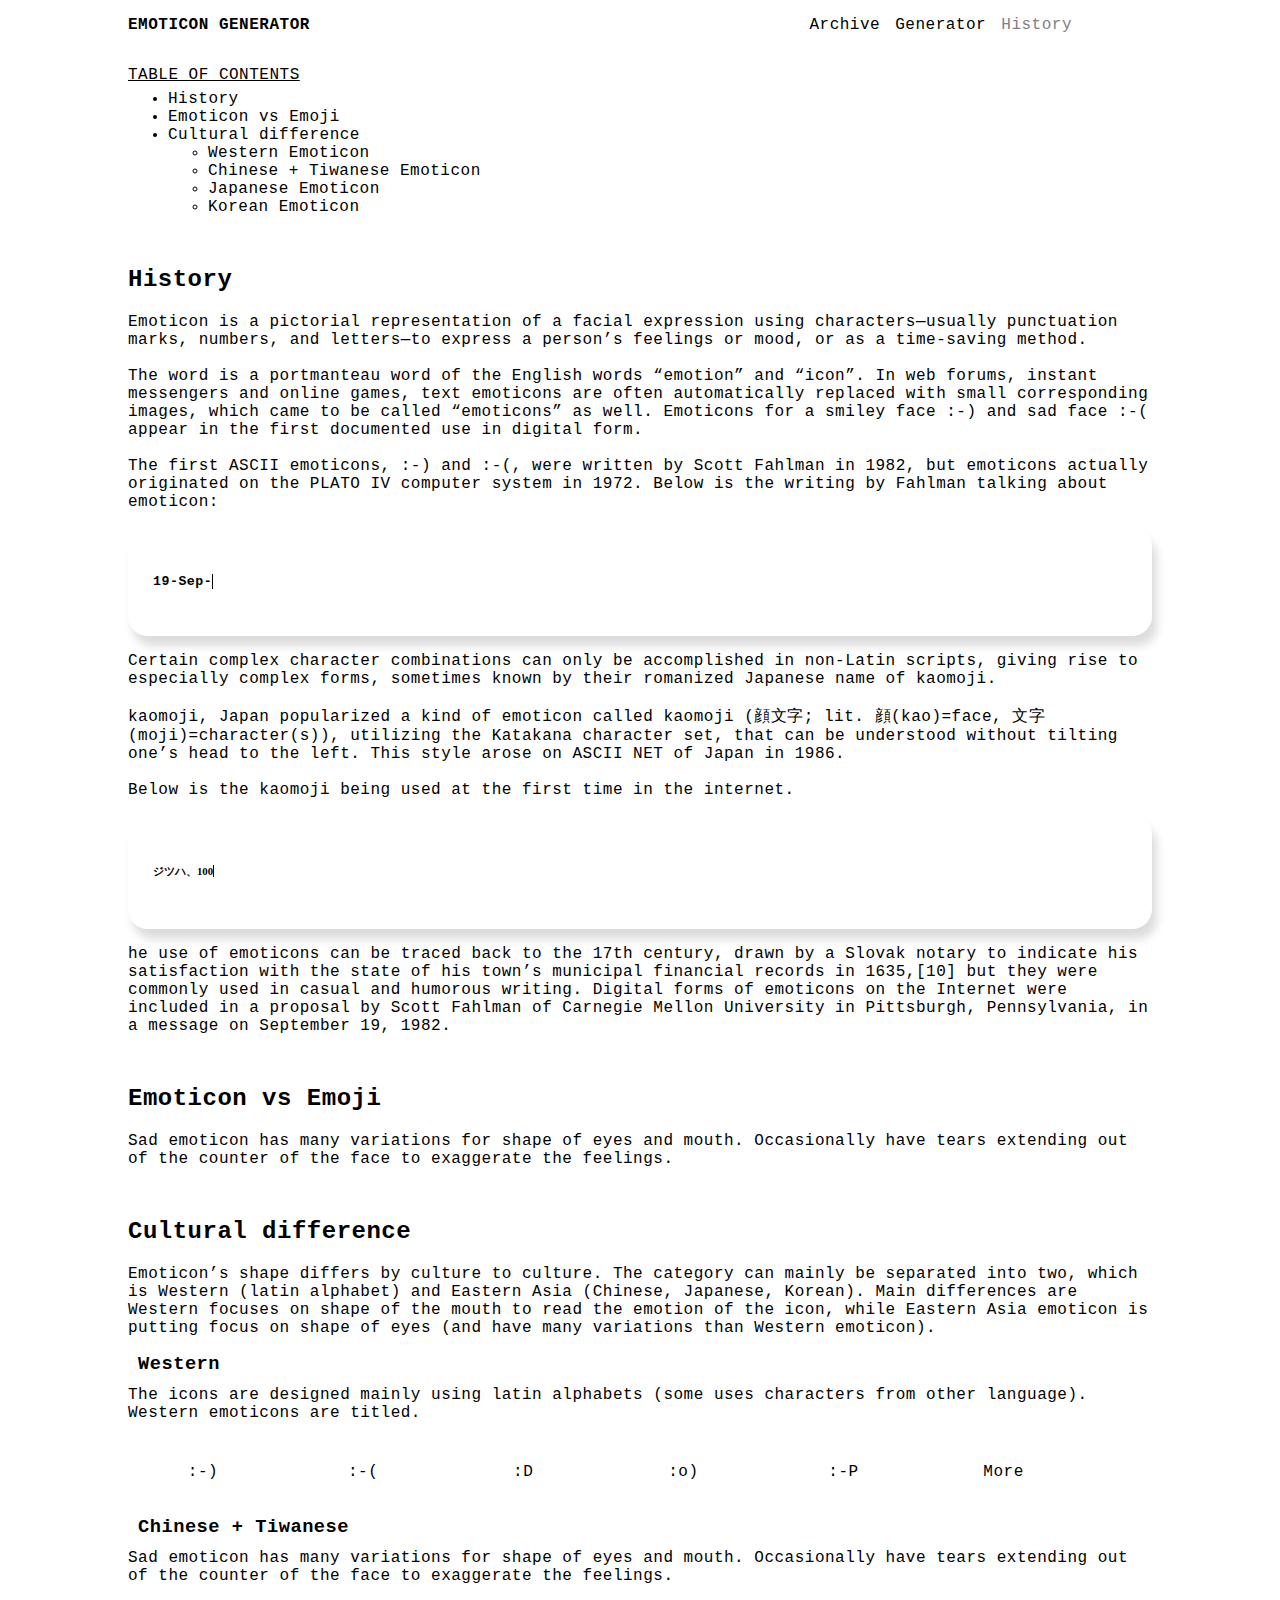
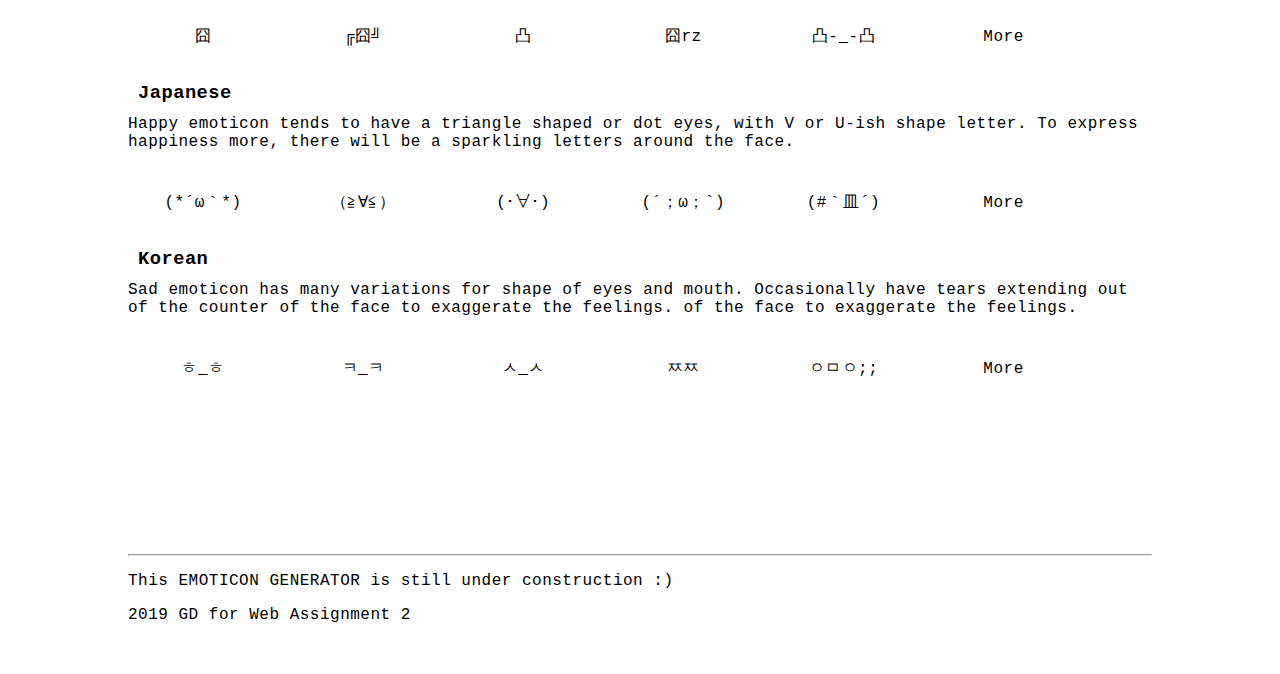
<file: emoticon_generator/history.html>
<!DOCTYPE html>
<html lang="en">

<head>
    <meta charset="UTF-8">
    <meta name="viewport" content="width=device-width, initial-scale=1.0">
    <meta http-equiv="X-UA-Compatible" content="ie=edge">

    <link rel="stylesheet" href="style.css">
    <script src="script.js"></script>

    <title>Emotion History</title>
</head>

<body>

    <header>
        <div class="home"><a href="index.html">EMOTICON GENERATOR</a></li>
        </div>
        <nav>
            <ul class="nav-links">
                <li class="links"><a href="arcihve.html">Archive</a></li>
                <li class="links"><a href="index.html">Generator</a></li>
                <li class="links"><a class="active" href="history.html">History</a></li>
            </ul>
        </nav>
    </header>
    <div id="historyMenu">
        <p id="toc">Table of Contents</p>
        <ul>
            <li>
                <a href="#history">History</a>
            </li>
            <li>
                <a href="#emotionVSemoji">Emoticon vs Emoji</a>
            </li>
            <li>
                <a href="#culture">Cultural difference</a>
                <ul>
                    <li><a href="#western">Western Emoticon</a></li>
                    <li><a href="#chinese">Chinese + Tiwanese Emoticon</a></li>
                    <li><a href="#japanese">Japanese Emoticon</a></li>
                    <li><a href="#korean">Korean Emoticon</a></li>
                </ul>
            </li>
        </ul>
    </div>
    <div class="historyContent" id="history">
        <h2 id="history">History</h2>
        <p>Emoticon is a pictorial representation of a facial expression using characters—usually punctuation marks, numbers, and letters—to express a person’s feelings or mood, or as a time-saving method.
            <br> <br> The word is a portmanteau word of the English words “emotion” and “icon”. In web forums, instant messengers and online games, text emoticons are often automatically replaced with small corresponding images, which came to be called
            “emoticons” as well. Emoticons for a smiley face :-) and sad face :-( appear in the first documented use in digital form.
            <br><br> The first ASCII emoticons, :-) and :-(, were written by Scott Fahlman in 1982, but emoticons actually originated on the PLATO IV computer system in 1972. Below is the writing by Fahlman talking about emoticon:</p>
        <div class="firstEmoticon">
            <h5>
                19-Sep-82 11:44
                <br> Scott E Fahlman :-)
                <br> From: Scott E Fahlman &lt;Fahlman at Cmu-20c&gt;
                <br><br><br> I propose that the following character sequence for joke markers:
                <br><br> :-)
                <br><br> Read it sideways. Actually, it is probably more economical to mark things that are NOT jokes, given current trends. For this, use
                <br><br>:-(
            </h5>
        </div>
        <p>
            Certain complex character combinations can only be accomplished in non-Latin scripts, giving rise to especially complex forms, sometimes known by their romanized Japanese name of kaomoji.
            <br><br> kaomoji, Japan popularized a kind of emoticon called kaomoji (顔文字; lit. 顔(kao)=face, 文字(moji)=character(s)), utilizing the Katakana character set, that can be understood without tilting one’s head to the left. This style arose on
            ASCII NET of Japan in 1986.
            <br><br> Below is the kaomoji being used at the first time in the internet.
        </p>
        <div class="firstEmoticon">
            <h6>
                ジツハ、100バンメノ アーティクルヲ ネラッテタ ノデスガ、ナナイロ カメンサン ニ トラレテ シマイマシタ。
                <br> ホンニン モ ソレトハ キヅカナイ デ トッテ シマッタ ヨウデス ネ。
                <br> 200 バンメ ヲ ネラウゾ!
                <br><br> By ナゼカ サイキン カルク ナッタ ワカンasc10441　　 (^_^)
            </h6>
        </div>
        <p>he use of emoticons can be traced back to the 17th century, drawn by a Slovak notary to indicate his satisfaction with the state of his town’s municipal financial records in 1635,[10] but they were commonly used in casual and humorous writing.
            Digital forms of emoticons on the Internet were included in a proposal by Scott Fahlman of Carnegie Mellon University in Pittsburgh, Pennsylvania, in a message on September 19, 1982.</p>
    </div>
    <div class="historyContent" id="emotionVSemoji">
        <h2 id="emotionVSemoji">Emoticon vs Emoji</h2>
        <p>
            Sad emoticon has many variations for shape of eyes and mouth. Occasionally have tears extending out of the counter of the face to exaggerate the feelings.
        </p>

    </div>
    <div class="historyContent" id="culture">
        <h2 id="culture">Cultural difference</h2>
        <p>Emoticon’s shape differs by culture to culture. The category can mainly be separated into two, which is Western (latin alphabet) and Eastern Asia (Chinese, Japanese, Korean). Main differences are Western focuses on shape of the mouth to read the
            emotion of the icon, while Eastern Asia emoticon is putting focus on shape of eyes (and have many variations than Western emoticon). </p>

        <div id="western">
            <h3>Western</h3>
            <p>The icons are designed mainly using latin alphabets (some uses characters from other language). Western emoticons are titled.</p>
            <div class="emoticonContainer">
                <div class="emoticonBox">:-)</div>
                <div class="emoticonBox">:-(</div>
                <div class="emoticonBox">:D</div>
                <div class="emoticonBox">:o)</div>
                <div class="emoticonBox">:-P</div>
                <div class="emoticonBox"><a href="arcihve.html#western">More</a></div>
            </div>
        </div>

        <div id="chinese">
            <h3>Chinese + Tiwanese</h3>
            <p>Sad emoticon has many variations for shape of eyes and mouth. Occasionally have tears extending out of the counter of the face to exaggerate the feelings.</p>
            <div class="emoticonContainer">
                <div class="emoticonBox">囧</div>
                <div class="emoticonBox">╔囧╝</div>
                <div class="emoticonBox">凸</div>
                <div class="emoticonBox">囧rz</div>
                <div class="emoticonBox">凸-_-凸</div>
                <div class="emoticonBox"><a href="arcihve.html#chinese">More</a></div>
            </div>
        </div>

        <div id="japanese">
            <h3>Japanese</h3>
            <p>Happy emoticon tends to have a triangle shaped or dot eyes, with V or U-ish shape letter. To express happiness more, there will be a sparkling letters around the face.</p>
            <div class="emoticonContainer">
                <div class="emoticonBox">(*´ω｀*)</div>
                <div class="emoticonBox">（≧∀≦）</div>
                <div class="emoticonBox">(･∀･)</div>
                <div class="emoticonBox">(´；ω；`)</div>
                <div class="emoticonBox">(#｀皿´)</div>
                <div class="emoticonBox"><a href="arcihve.html#japanese">More</a></div>
            </div>
        </div>

        <div id="korean">
            <h3>Korean</h3>
            <p>Sad emoticon has many variations for shape of eyes and mouth. Occasionally have tears extending out of the counter of the face to exaggerate the feelings. of the face to exaggerate the feelings.</p>
            <div class="emoticonContainer">
                <div class="emoticonBox">ㅎ_ㅎ</div>
                <div class="emoticonBox">ㅋ_ㅋ</div>
                <div class="emoticonBox">ㅅ_ㅅ</div>
                <div class="emoticonBox">ㅉㅉ</div>
                <div class="emoticonBox">ㅇㅁㅇ;;</div>
                <div class="emoticonBox"><a href="arcihve.html#korean">More</a></div>
            </div>
        </div>
        <div class="bottom">
            <hr>
            <p>This EMOTICON GENERATOR is still under construction :)</p>
            <p>2019 GD for Web Assignment 2</p>
        </div>



</body>

</html>
</file>
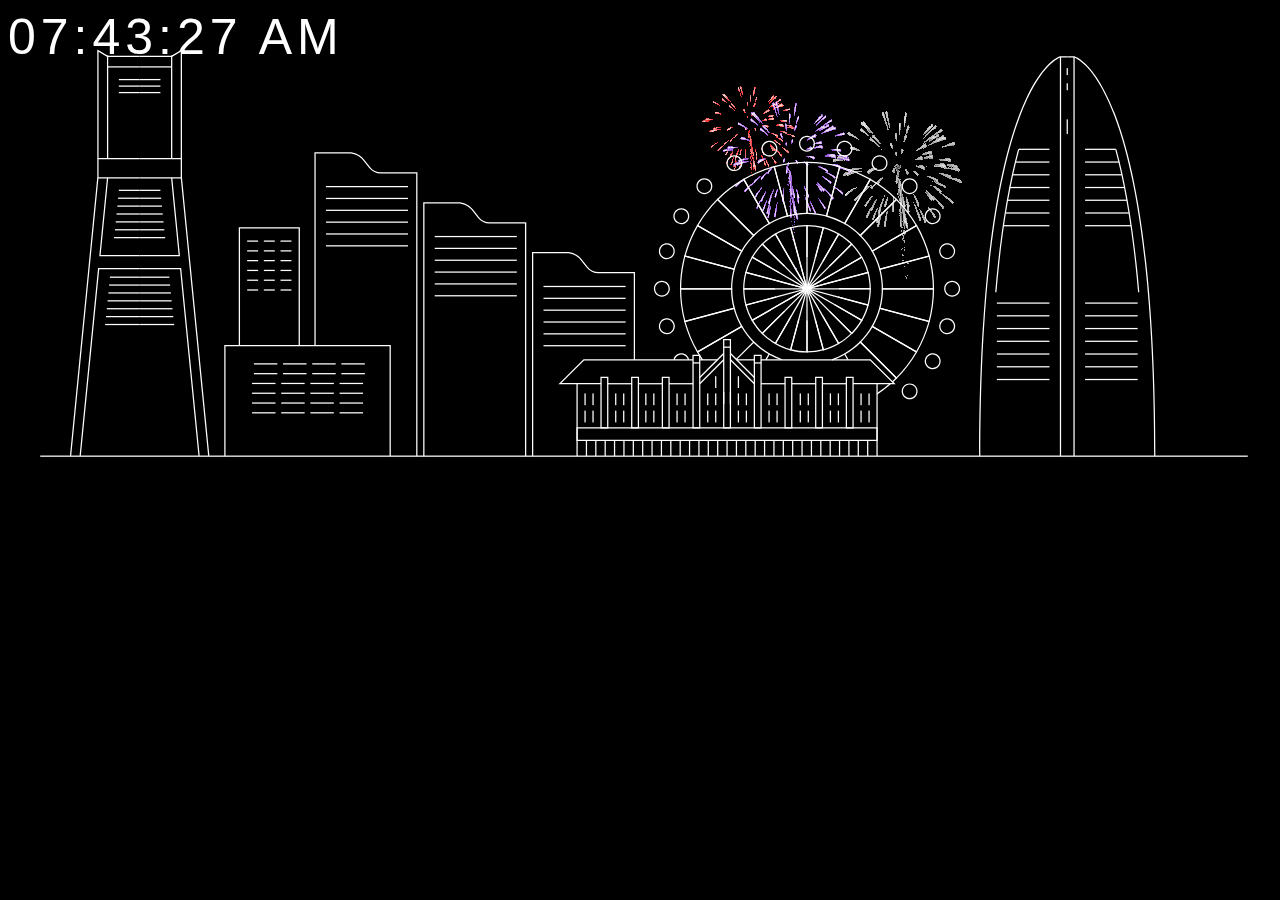
<file: firework_festival/landscape.html>
<!DOCTYPE html>
<html lang="en">

<head>
    <meta charset="UTF-8">
    <meta name="viewport" content="width=device-width, initial-scale=1.0">
    <meta http-equiv="X-UA-Compatible" content="ie=edge">
    <title>aaaaa</title>
    <style>
        body {
            background: black;
        }
        
        #yokohama {
            position: absolute;
            z-index: 20;
        }
        
        img {
            position: fixed;
        }
        
        #fire {
            position: fixed;
            margin-top: 3%;
            margin-right: 25%;
            z-index: 10;
            text-align: center;
            width: 100vw;
        }
        
        .clock {
            color: white;
            font-size: 50px;
            letter-spacing: 5px;
            font-family: Arial, Helvetica, sans-serif;
        }
        
        #hallo {
            position: absolute;
            border: 2px solid white;
            padding: 2% 5%;
            border-radius: 20px;
        }
        
        h1 {
            font-size: 20px;
            font-family: Arial, Helvetica, sans-serif;
            color: white;
        }
        
        h2 {
            font-size: 30px;
            font-family: Arial, Helvetica, sans-serif;
            color: white;
        }
        
        p {
            font-size: 15px;
            font-family: Arial, Helvetica, sans-serif;
            color: white;
        }
        
        h3 {
            font-size: 10px;
            font-family: Arial, Helvetica, sans-serif;
            color: white;
        }
    </style>
    <script src="https://ajax.googleapis.com/ajax/libs/jquery/3.2.1/jquery.min.js"></script>
</head>

<body>
    <div id="fire">
        <img src="image/red.gif" alt="" id="firework01">
        <img src="image/white.gif" alt="" id="firework02">
        <img src="image/purple.gif" alt="" id="firework03">
    </div>
    <div>
        <div id="yokohama">
            <img src="image/yokohama_landscape.svg" alt="" id="building">
        </div>
    </div>


    <div id="clock" class="clock" onload="showTime()">
        <script>
            function showTime() {
                var date = new Date();
                var h = date.getHours(); // 0 - 23
                var m = date.getMinutes(); // 0 - 59
                var s = date.getSeconds(); // 0 - 59
                var session = "AM";

                if (h == 0) {
                    h = 12;
                }

                if (h > 12) {
                    h = h - 12;
                    session = "PM";
                }

                h = (h < 10) ? "0" + h : h;
                m = (m < 10) ? "0" + m : m;
                s = (s < 10) ? "0" + s : s;

                var time = h + ":" + m + ":" + s + " " + session;
                document.getElementById("clock").innerText = time;
                document.getElementById("clock").textContent = time;

                setTimeout(showTime, 1000);

            }

            showTime();
        </script>
    </div>


</body>

</html>
</file>
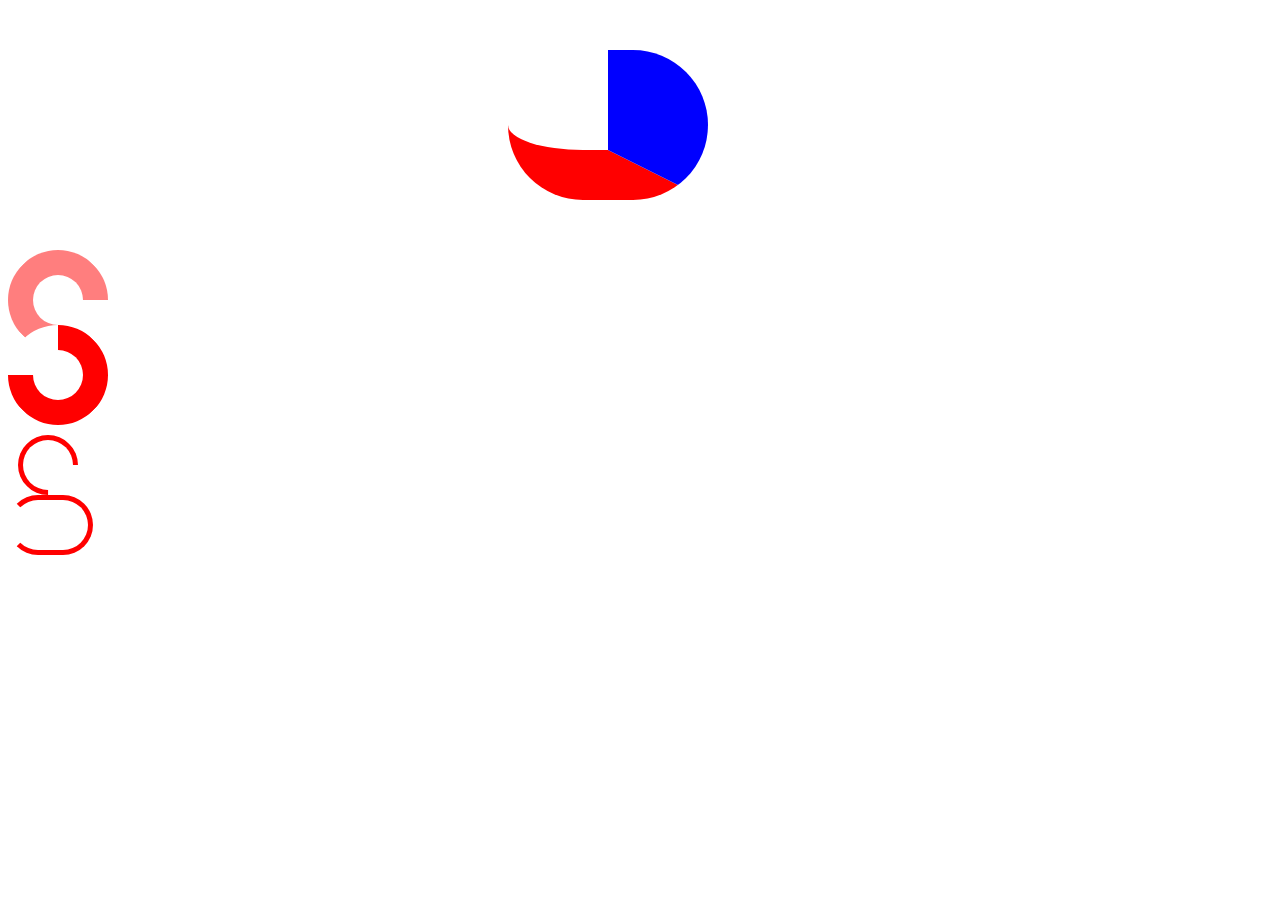
<file: letterform_excercise/letterform.html>
<!DOCTYPE html>
<html lang="en">

<head>
    <meta charset="UTF-8">
    <meta name="viewport" content="width=device-width, initial-scale=1.0">
    <meta http-equiv="X-UA-Compatible" content="ie=edge">
    <title>Document</title>
    <style>
        body {
            background-color: ;
            align;
        }
        
        .gNo1 {
            height: 100px;
            width: 100px;
            border-radius: 100px;
            border-right: 200px solid red;
            border-bottom: 50px solid red;
            border-top: 0px solid white;
            border-right: 100px solid blue;
            margin: 50px 500px 50px 500px;
        }
        
        .gNo2 {
            margin-top: 10px;
            width: 50px;
            height: 50px;
            border: 25px solid;
            border-color: red white red red;
            background-color: white;
            opacity: 0.5;
            filter: alpha opacity(50);
            border-radius: 100px;
            transform: rotate(45deg);
        }
        
        .gNo3 {
            margin-top: -25px;
            width: 50px;
            height: 50px;
            background-color: transparent;
            border-radius: 100px;
            border: 25px solid;
            border-color: red red red white;
            transform: rotate(45deg);
        }
        
        .gNo4 {
            margin: 10px 37.5px 0px 10px;
            width: 50px;
            height: 50px;
            border: 5px solid;
            border-color: red transparent red red;
            border-radius: 50px;
            transform: rotate(45deg);
        }
        
        .gNo4-1 {
            background-color: burlywood;
        }
        
        .gNo5 {
            margin-top: 0px;
            /*-5px*/
            width: 75px;
            height: 50px;
            border: 5px solid;
            border-color: red red red transparent;
            border-radius: 100px;
            transform: rotate(0deg);
        }
    </style>
</head>

<body>

    <div class="gNo1"></div>
    <div class="gNo2"></div>
    <div class="gNo3"></div>
    <div class="gNo4"></div>
    <div class="gNo4-1"></div>
    <div class="gNo5"></div>

    <div class="gNo7"></div>
    <div class="gNo8"></div>
    <div class="gNo9"></div>
    <div class="gNo10"></div>


</body>

</html>
</file>
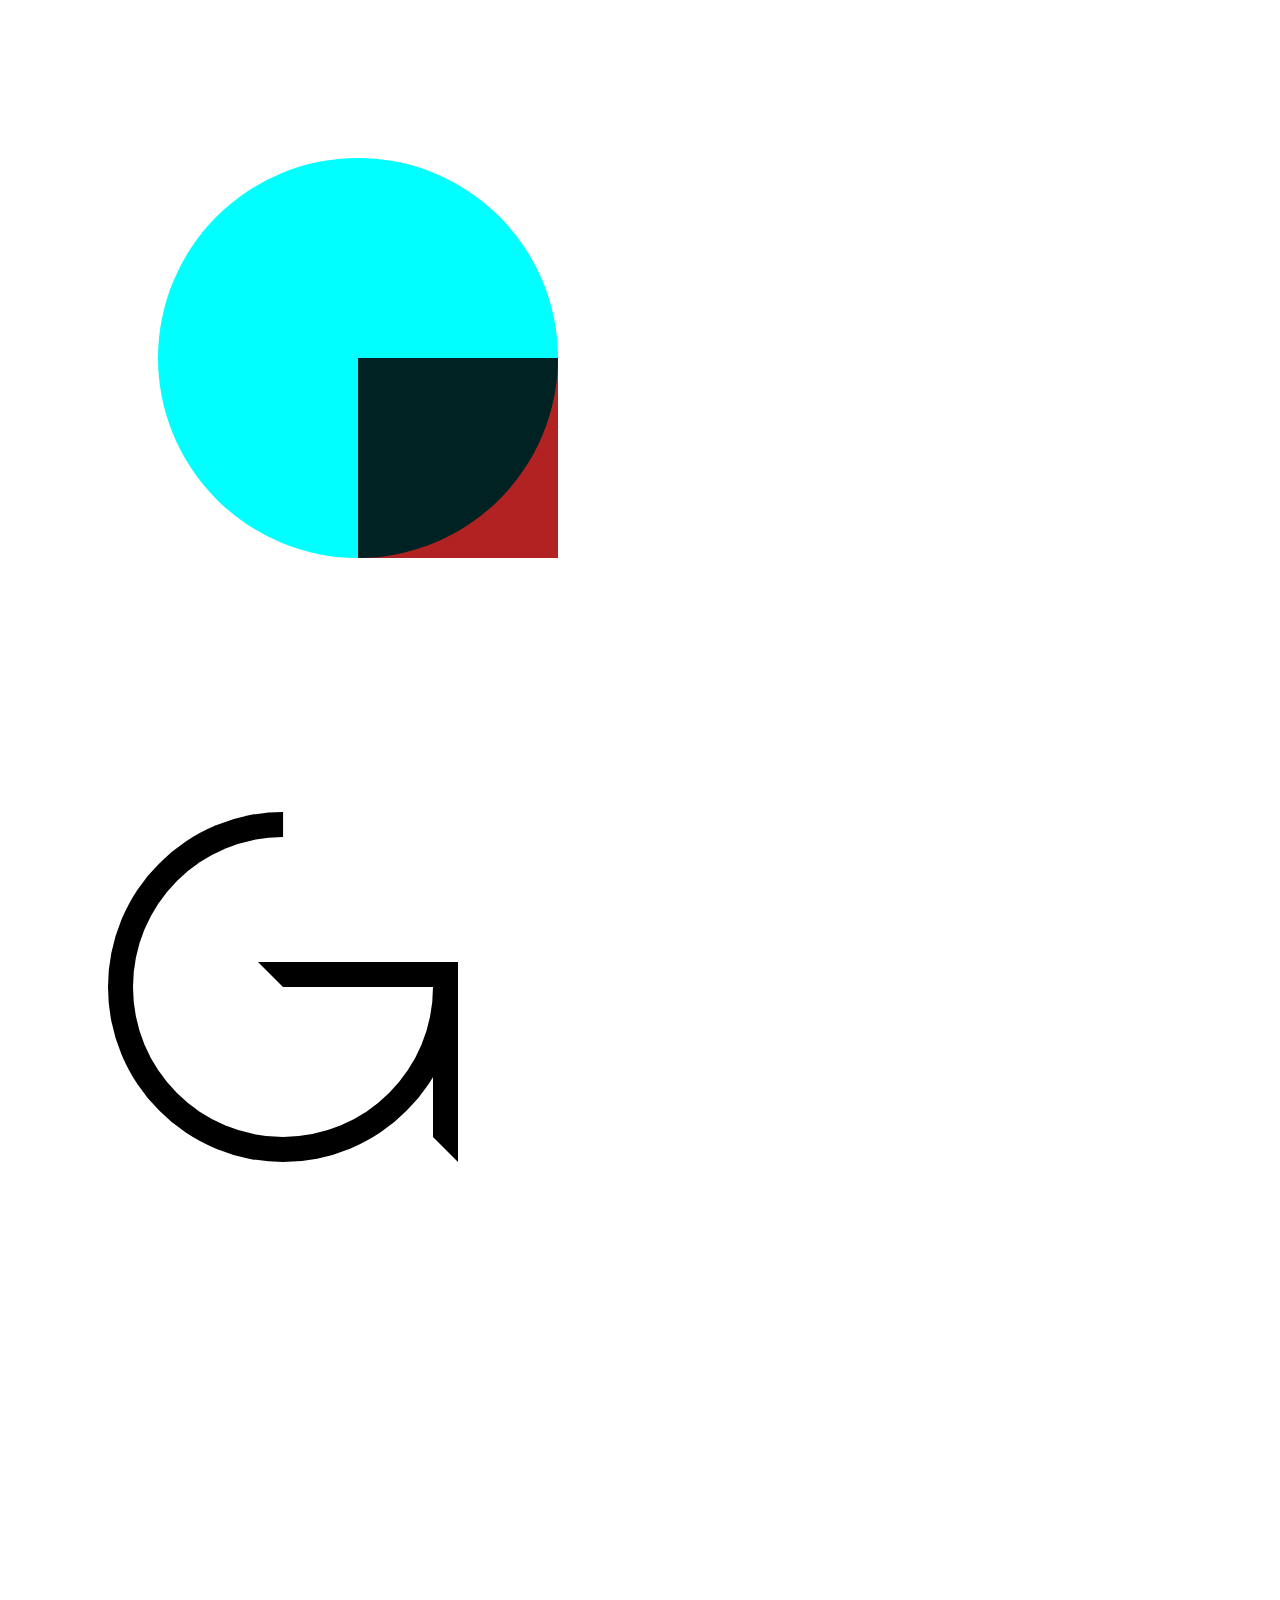
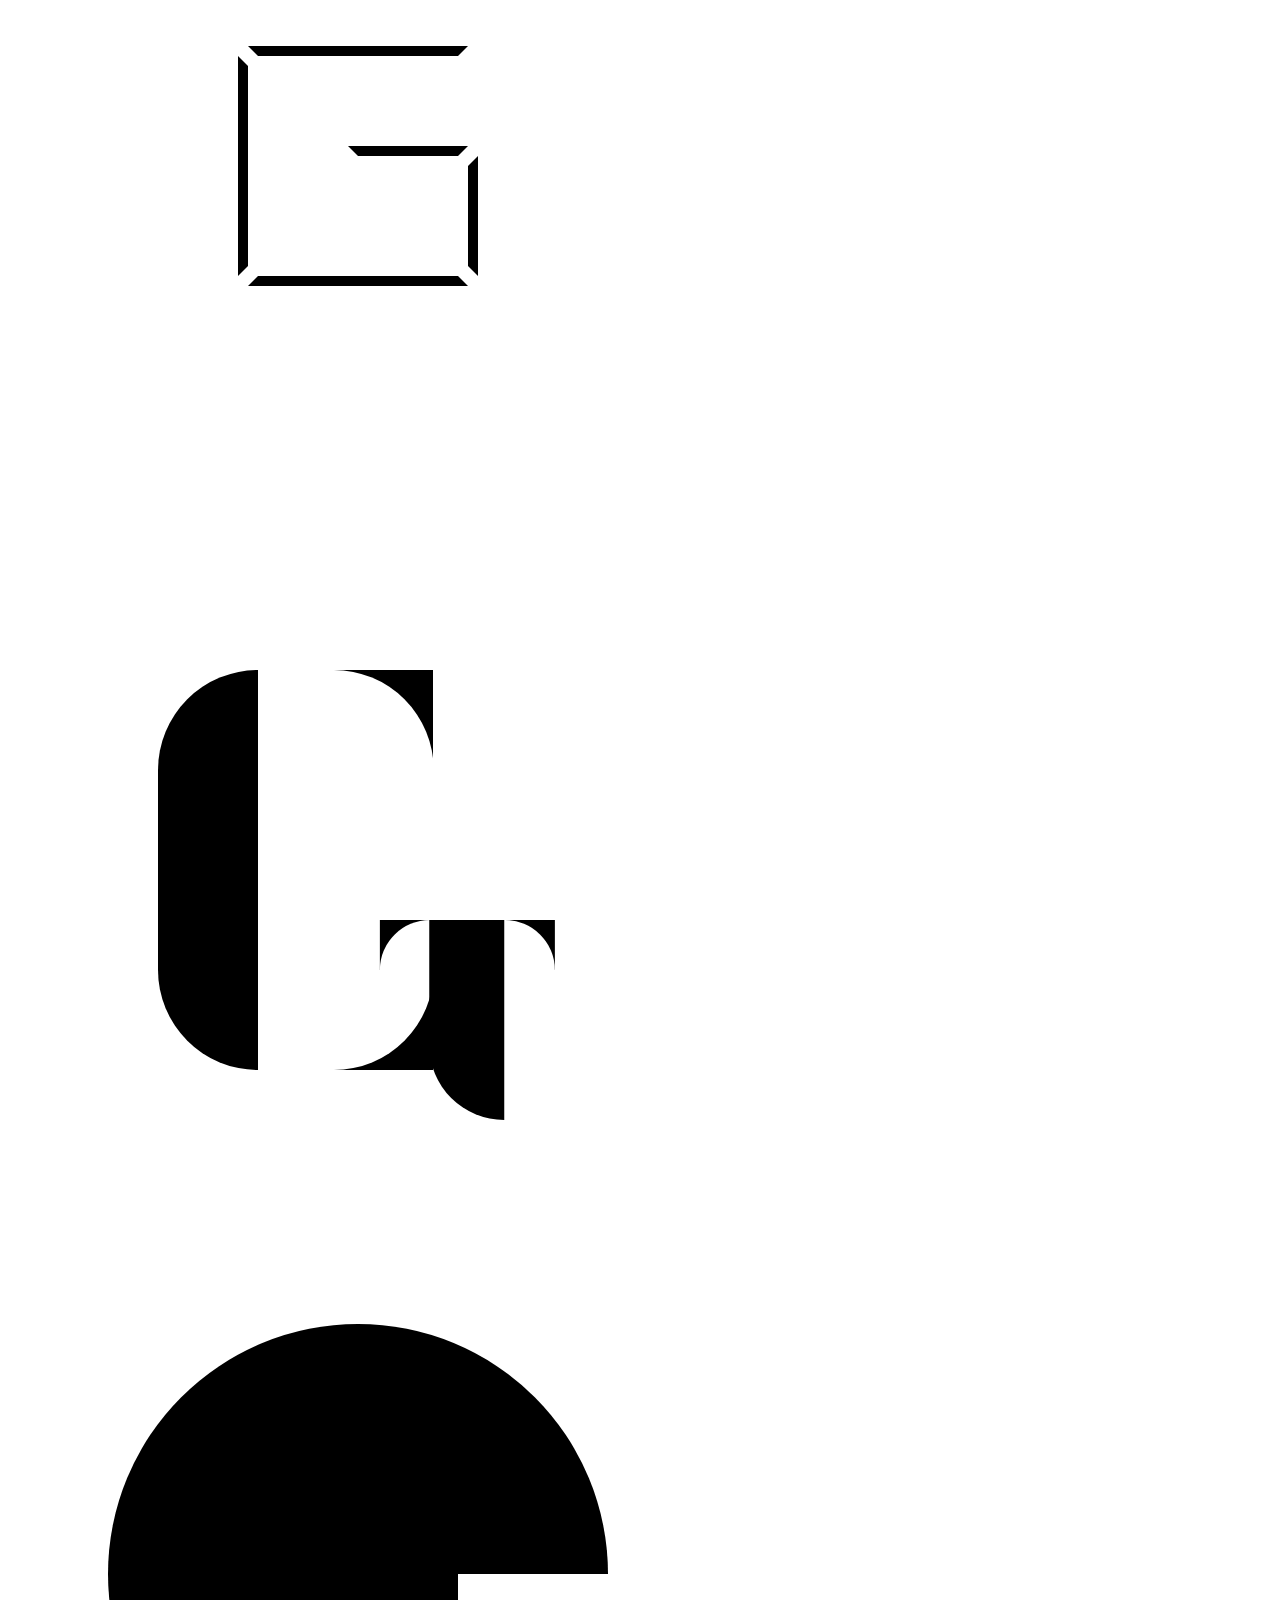
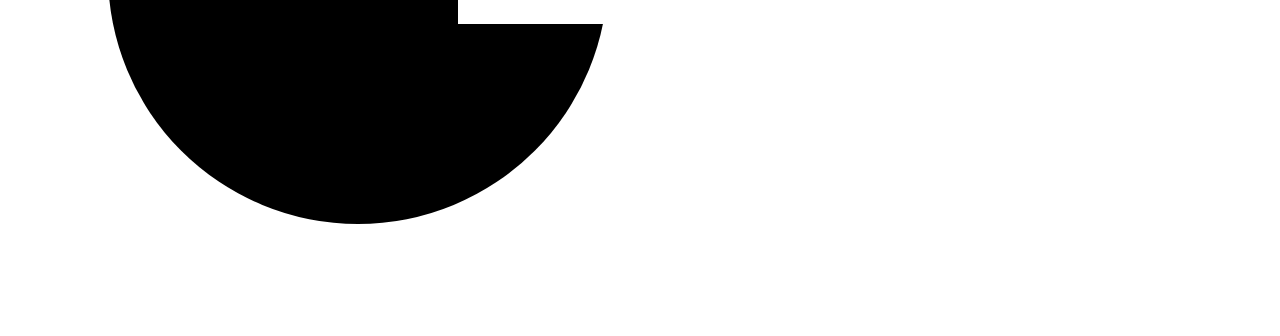
<file: letterform_excercise/letterform1.html>
<!DOCTYPE html>
<html lang="en">

<head>
    <meta charset="UTF-8">
    <meta name="viewport" content="width=device-width, initial-scale=1.0">
    <meta http-equiv="X-UA-Compatible" content="ie=edge">
    <title>Document</title>
    <style>
        .body {}
        
        .container3 {
            display: inline-block;
            margin: 100px 100px 100px 100px;
            padding: 0px;
            width: 500px;
            height: 500px;
            position: relative;
            text-align: center;
        }
        
        .no7 {
            position: absolute;
            top: 50%;
            left: 50%;
            transform: translateY(-50%) translateX(-50%);
            width: 400px;
            height: 400px;
            border-radius: 100%;
            background-color: aqua;
            mix-blend-mode: multiply;
            transition: linear 1s;
            transform-origin: top left;
        }
        
        .no7:hover {}
        
        .container3:hover .no7 {
            transform: scale(0.5);
        }
        
        .container3:hover .no8 {
            transform: scale(2);
        }
        
        .no8 {
            position: absolute;
            top: 50%;
            left: 50%;
            transform: translate(-100%-0%);
            width: 200px;
            height: 200px;
            background-color: firebrick;
            mix-blend-mode: multiply;
            transition: linear 1s;
            transform-origin: right bottom;
        }
        
        .no8:hover {}
        
        .container4 {
            display: inline-block;
            margin: 100px 100px 100px 100px;
            padding: 0px;
            width: 500px;
            height: 500px;
            position: relative;
            text-align: center;
            background-color: white;
        }
        
        .container4:hover {
            transform-origin: center;
            transition: all 4s;
            transition-timing-function: ease-in-out;
            transform: rotate(3600deg);
        }
        
        .no9 {
            width: 300px;
            height: 300px;
            border-radius: 100%;
            border: 25px solid;
            border-color: black black black transparent;
            position: absolute;
            transform: translate(-50%, -50%);
            transform: rotate(135deg);
        }
        
        .no10 {
            width: 150px;
            height: 150px;
            border: 25px solid;
            border-color: black black transparent transparent;
            position: absolute;
            left: 50%;
            top: 50%;
            transform: translate(-50%, -50%);
        }
        
        .container5 {
            display: inline-block;
            margin: 100px 100px 100px 100px;
            padding: 0px;
            width: 500px;
            height: 500px;
            background-color: white;
            position: relative;
            transition: all 1s;
            transform-origin: bottom right;
        }
        
        .no11 {
            display: inline-block;
            margin: auto;
            width: 200px;
            height: 220px;
            border: 10px solid;
            border-color: black transparent black transparent;
            position: absolute;
            left: 50%;
            top: 50%;
            transform: translate(-50%, -50%);
        }
        
        .no12 {
            display: inline-block;
            margin: auto;
            width: 220px;
            height: 200px;
            border: 10px solid;
            border-color: transparent transparent transparent black;
            position: absolute;
            left: 50%;
            top: 50%;
            transform: translate(-50%, -50%);
        }
        
        .no13 {
            display: inline-block;
            margin: 50px auto;
            width: 220px;
            height: 100px;
            border: 10px solid;
            border-color: transparent black transparent transparent;
            position: absolute;
            left: 50%;
            top: 50%;
            transform: translate(-50%, -50%);
        }
        
        .no14 {
            display: inline-block;
            margin: 100px auto 0px 50px;
            width: 100px;
            height: 220px;
            border: 10px solid;
            border-color: black transparent transparent transparent;
            position: absolute;
            left: 50%;
            top: 50%;
            transform: translate(-50%, -50%);
            /* this is the right side of the g*/
            transition: linear 1s;
            transform-origin: right;
        }
        
        .container5:hover {
            transform: rotate(180deg);
        }
        
        .container5:hover .no14 {
            width: 260px;
        }
        
        .g-top {
            margin: -100px auto 0px auto;
        }
        
        .g-left {
            margin: -210px 0px 0px -85px;
        }
        
        .g-right {
            margin: -222.5px 10px 0px 0px;
        }
        
        .g-slash {
            margin: 0px 0px 0px 0px;
        }
        
        .g-bottom {
            margin: 0px auto 0px auto;
        }
        
        .container6 {
            display: inline-block;
            margin: 100px 100px 100px 100px;
            padding: 0px;
            width: 500px;
            height: 500px;
            background-color: white(68, 39, 39);
            position: relative;
        }
        
        .no21 {
            display: inline-block;
            width: 100px;
            height: 400px;
            border-radius: 400px 0px 0px 400px;
            background-color: black;
            position: absolute;
            left: 50%;
            top: 50%;
            transform: translate(-200%, -50%);
        }
        
        .top-right-shape {
            display: inline-block;
            position: absolute;
            left: 50%;
            top: 50%;
            transform: translate(-50%, -50%);
        }
        
        .no22 {
            width: 100px;
            height: 100px;
            background-color: black;
            position: absolute;
            left: 50%;
            top: 50%;
            transform: translate(-25%, -200%);
        }
        
        .no23 {
            display: inline-block;
            width: 101px;
            height: 100px;
            background: white;
            border-radius: 0 100px 0 0;
            position: absolute;
            left: 50%;
            top: 50%;
            transform: translate(-25%, -200%);
        }
        
        .bottom-right-shape {
            display: inline-block;
            position: absolute;
            left: 50%;
            top: 50%;
            transform: translate(-50%, -50%);
        }
        
        .no24 {
            width: 100px;
            height: 100px;
            background-color: black;
            position: absolute;
            left: 50%;
            top: 50%;
            transform: translate(-25%, 100%);
            z-index: 5;
        }
        
        .no25 {
            display: inline-block;
            width: 101px;
            height: 100px;
            background: white;
            border-radius: 0 0 100px 0;
            position: absolute;
            left: 50%;
            top: 50%;
            transform: translate(-25%, 100%);
            z-index: 10;
        }
        
        .hige {}
        
        .no26 {
            display: inline-block;
            width: 175px;
            height: 50px;
            background-color: black;
            position: absolute;
            left: 50%;
            top: 50%;
            transform: translate(12.5%, 100%);
        }
        
        .no27 {
            display: inline-block;
            width: 175px;
            height: 50px;
            background-color: white;
            border-radius: 50px 50px 0 0;
            position: absolute;
            left: 50%;
            top: 50%;
            transform: translate(12.5%, 100%);
        }
        
        .no28 {
            display: inline-block;
            width: 75px;
            height: 200px;
            background-color: black;
            border-radius: 0 0px 0px 75px;
            position: absolute;
            left: 50%;
            top: 50%;
            transform: translate(95%, 25%);
            transition: linear 1s;
            transform-origin: center;
        }
        
        .container6:hover .no28 {
            height: 375px;
            transform: translateX(150px);
            transform: rotateY(180deg);
        }
        
        .container7 {
            display: inline-block;
            margin: 100px 100px 100px 100px;
            padding: 0px;
            width: 500px;
            height: 500px;
            position: relative;
            text-align: center;
            background-color: white;
        }
        
        .container7:hover .lg-l {
            display: block;
        }
        
        .container7:hover .lg-rite-dot {
            display: block;
        }
        
        .no29 {
            width: 500px;
            height: 500px;
            border-radius: 100%;
            position: absolute;
            left: 50%;
            top: 50%;
            transform: translate(-50%, -50%);
            background-color: black;
        }
        
        .no30 {
            width: 150px;
            height: 50px;
            position: absolute;
            background-color: white;
            margin: 250px 0px 0px 350px;
        }
        
        .lg-l {
            position: absolute;
            width: 100px;
            height: 250px;
            border: solid 25px;
            border-color: transparent transparent white white;
            transform: translate(150%, 25%);
            display: none;
            transition: ease-in-out 2s;
        }
        
        .lg-rite-dot {
            position: absolute;
            transform: translate(225%, 350%);
            width: 50px;
            height: 50px;
            background-color: white;
            border-radius: 100%;
            display: none;
            transition: ease-in-out 4s;
        }
    </style>
</head>


<body>
    <div class="container1">
        <div class="no1"></div>
        <div class="no2"></div>
    </div>

    <div class="container2">
        <div class="no3"></div>
        <div class="no4"></div>
        <div class="no5"></div>
        <div class="no6"></div>
    </div>

    <div class="container3">
        <div class="no7"></div>
        <div class="no8"></div>
    </div>

    <div class="container4">
        <div class="container4-1">
            <div class="no9"></div>
            <div class="no10"></div>
        </div>
    </div>

    <div class="container5">
        <div class="g-top">
            <div class="no11"></div>
            <div class="no12"></div>
            <div class="no13"></div>
            <div class="no14"></div>
        </div>
    </div>

    <div class="container6">
        <div class="no21"></div>
        <div class="top-right-shape">
            <div class="no22"></div>
            <div class="no23"></div>
        </div>

        <div class="bottom-right-shape">
            <div class="no24"></div>
            <div class="no25"></div>
        </div>

        <div class="hige">
            <div class="no26"></div>
            <div class="no27"></div>
            <div class="no28"></div>
        </div>

    </div>

    <div class="container7">
        <div class="no29"></div>
        <div class="no30"></div>
        <div class="no31"></div>
        <div class="lg-l"></div>
        <div class="lg-rite-dot"></div>
        <div class="lg-left-dot"></div>
    </div>
</body>



</html>
<!-- .container1 { display: inline-block; margin: 100px 100px 100px 100px; padding: 0px; width: 500px; height: 500px; background-color: lightcoral; position: relative; } .no1 { width: 200px; height: 200px; background-color: aquamarine; margin: auto; top: 50%;
left: 50%; transform: translate(0%); } .no2 { width: 100px; height: 100px; background-color: darkgreen; margin: 0; top: 50%; left: 50%; transform: translate(-50%, -50%); } .container2 { display: inline-block; margin: 100px 100px 100px 100px; padding:
0px; width: 500px; height: 500px; background-color: lightcoral; position: relative; text-align: center; } .no3 { margin: 0px auto -10px auto; display: inline-block; height: 50px; border-left: 25px solid black; } .no4 { margin: 0px auto 0px auto; width:
150px; height: 150px; border-radius: 50%; border: 25px solid black; } .no5 { margin: auto; display: inline-block; height: 50px; border-left: 25px solid black; margin-top: -10px; } .no6 { margin: -10px auto 0px auto; width: 150px; height: 150px; border-radius:
50%; border: 25px solid black; } -->
</file>
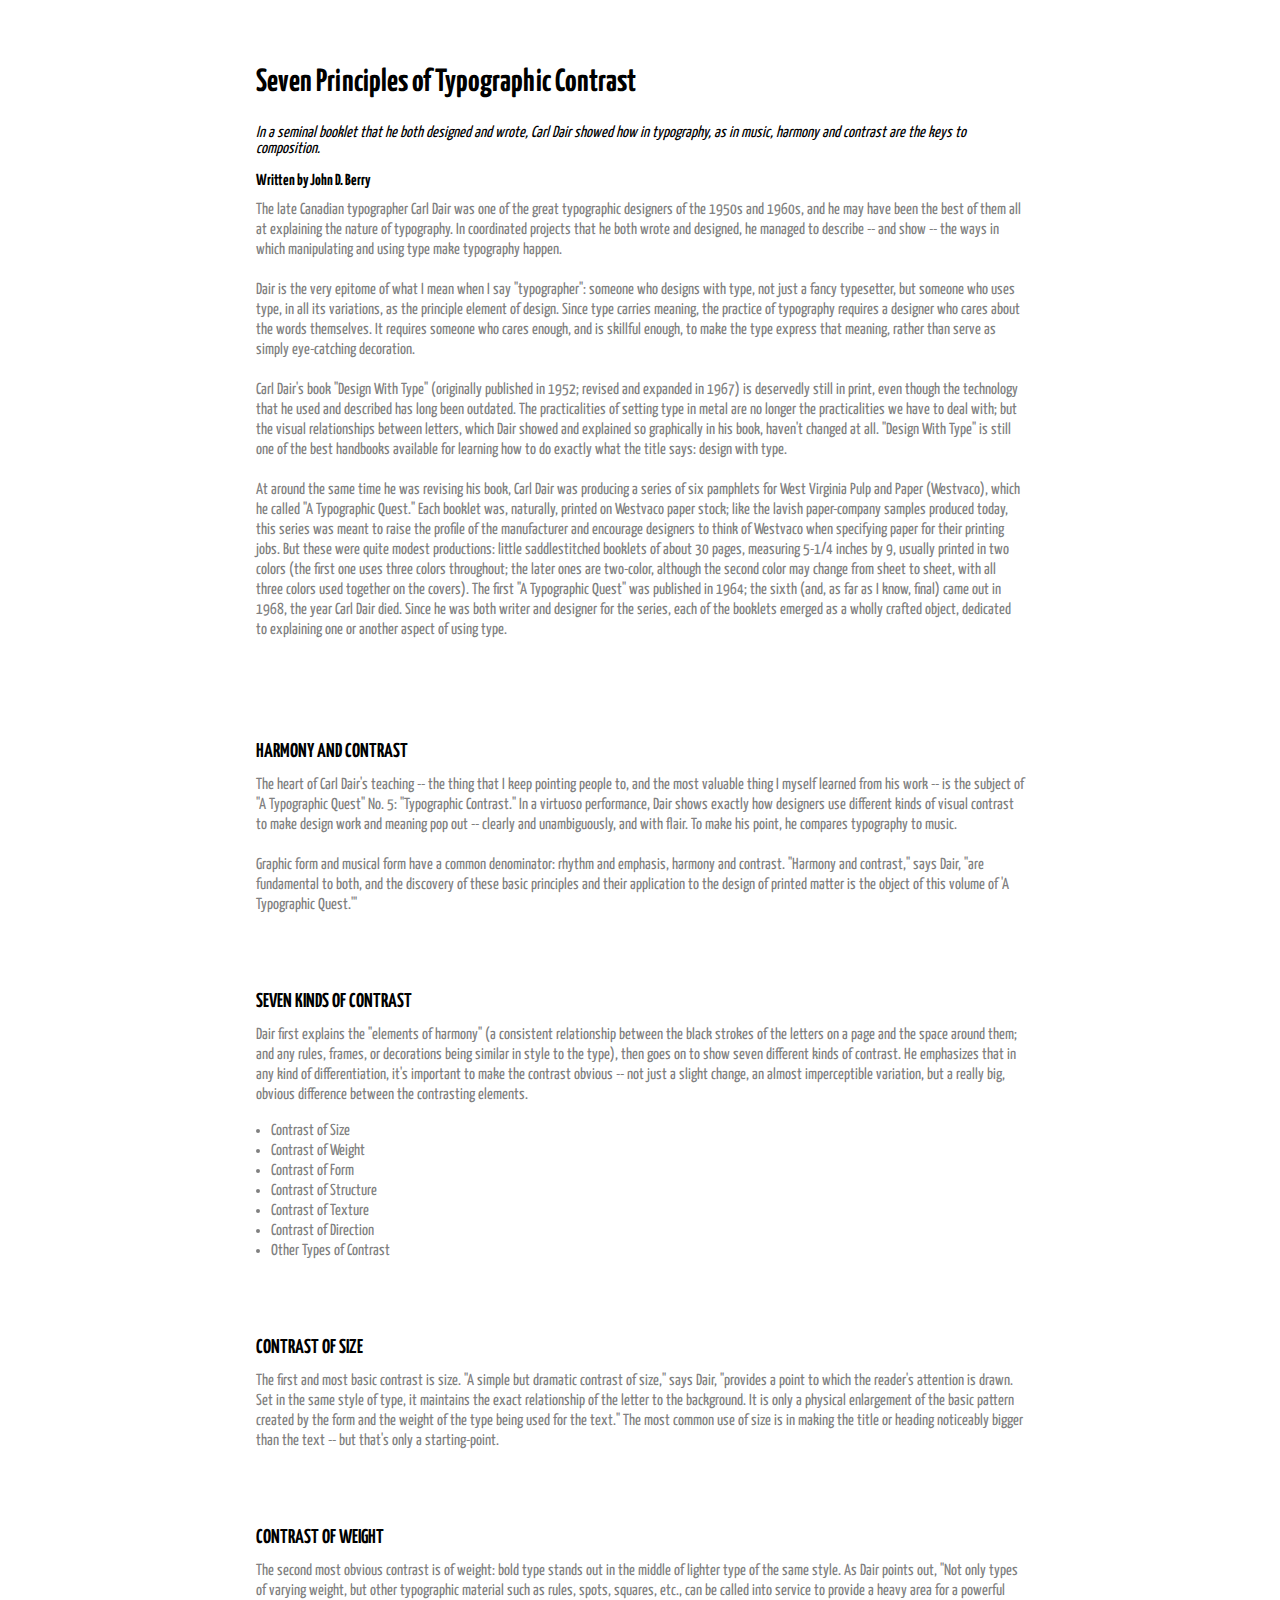
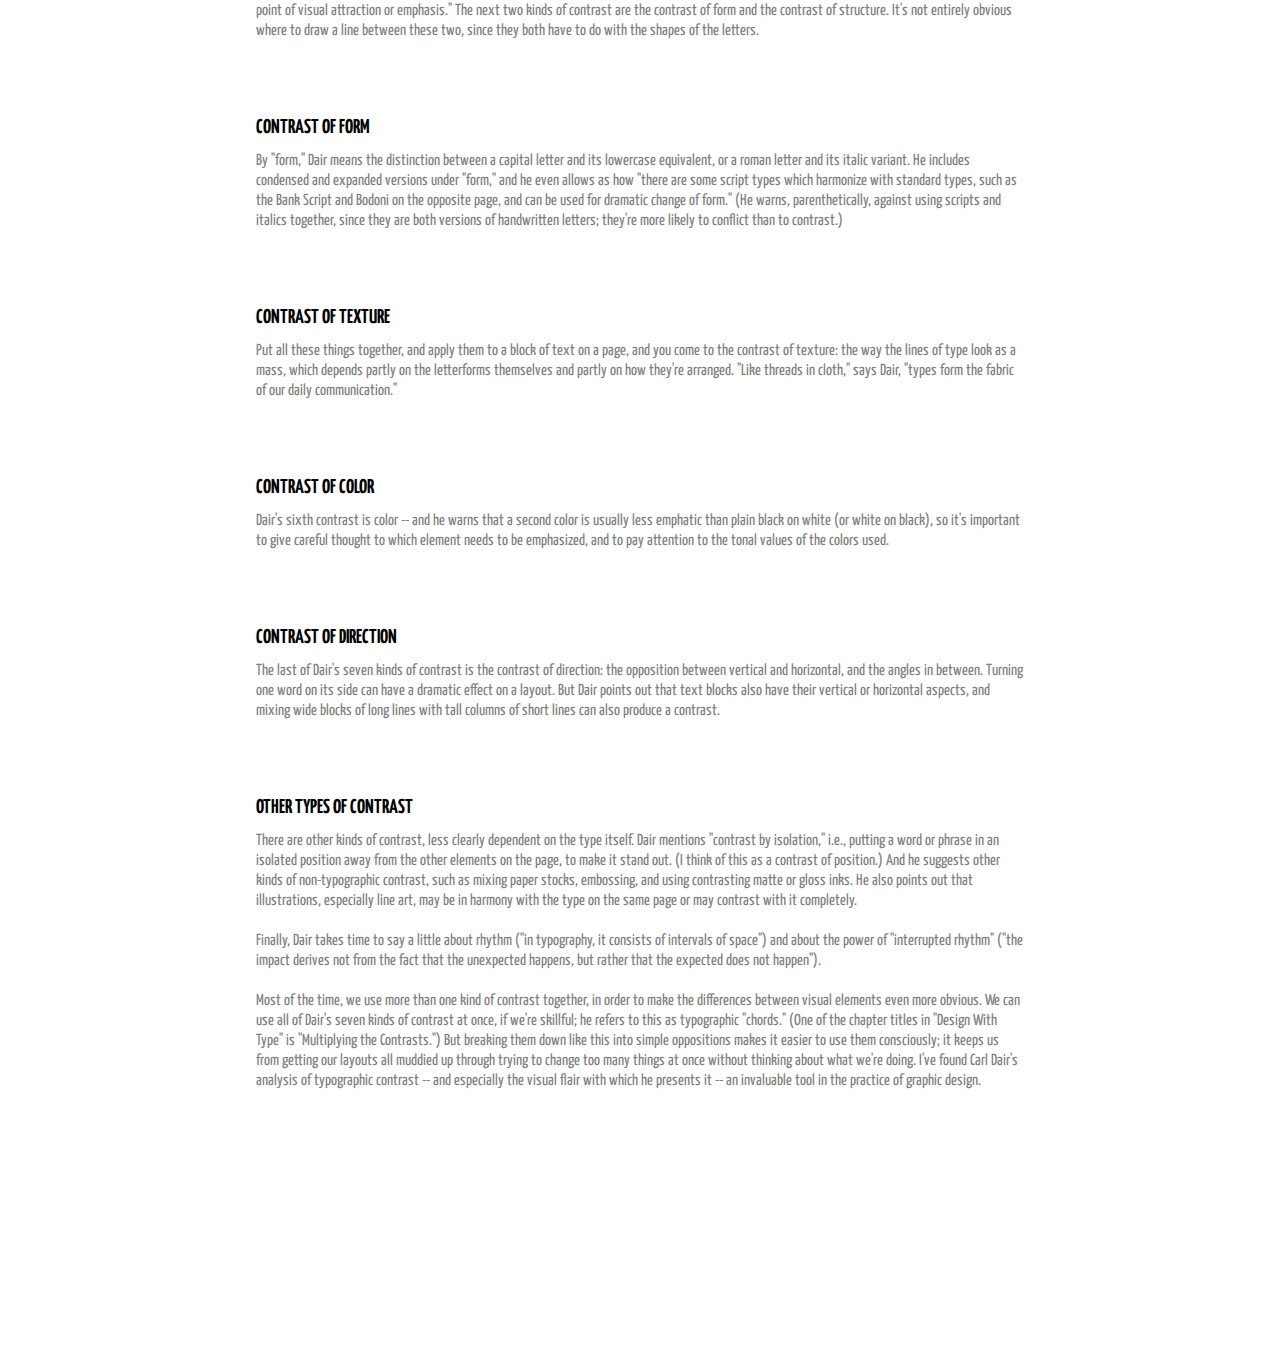
<file: visual_essay/carl_dair_essay.html>
<!DOCTYPE html>
<html lang="en">

<head>
    <meta charset="UTF-8">
    <meta name="viewport" content="width=device-width, initial-scale=1.0">
    <meta http-equiv="X-UA-Compatible" content="ie=edge">
    <title>Document</title>
    <link rel="stylesheet" href="main_carl.css">
    <style>
        @import url('https://fonts.googleapis.com/css?family=Yanone+Kaffeesatz&display=swap');
    </style>
</head>

<body>
    <h1>
        Seven Principles of Typographic Contrast
    </h1>
    <div class="beginning">
        <p>
            <i>In a seminal booklet that he both designed and wrote, Carl Dair showed how in typography, as in music, harmony and contrast are the keys to composition.</i>
        </p>
        <h3>
            Written by John D. Berry
        </h3>
        <div class="para">
            <p>
                The late Canadian typographer Carl Dair was one of the great typographic designers of the 1950s and 1960s, and he may have been the best of them all at explaining the nature of typography. In coordinated projects that he both wrote and designed, he managed
                to describe -- and show -- the ways in which manipulating and using type make typography happen.
                <br>
                <br> Dair is the very epitome of what I mean when I say "typographer": someone who designs with type, not just a fancy typesetter, but someone who uses type, in all its variations, as the principle element of design. Since type carries
                meaning, the practice of typography requires a designer who cares about the words themselves. It requires someone who cares enough, and is skillful enough, to make the type express that meaning, rather than serve as simply eye-catching
                decoration.
                <br>
                <br> Carl Dair's book "Design With Type" (originally published in 1952; revised and expanded in 1967) is deservedly still in print, even though the technology that he used and described has long been outdated. The practicalities of setting
                type in metal are no longer the practicalities we have to deal with; but the visual relationships between letters, which Dair showed and explained so graphically in his book, haven't changed at all. "Design With Type" is still one of the
                best handbooks available for learning how to do exactly what the title says: design with type.
                <br>
                <br> At around the same time he was revising his book, Carl Dair was producing a series of six pamphlets for West Virginia Pulp and Paper (Westvaco), which he called "A Typographic Quest." Each booklet was, naturally, printed on Westvaco
                paper stock; like the lavish paper-company samples produced today, this series was meant to raise the profile of the manufacturer and encourage designers to think of Westvaco when specifying paper for their printing jobs. But these were
                quite modest productions: little saddlestitched booklets of about 30 pages, measuring 5-1/4 inches by 9, usually printed in two colors (the first one uses three colors throughout; the later ones are two-color, although the second color
                may change from sheet to sheet, with all three colors used together on the covers). The first "A Typographic Quest" was published in 1964; the sixth (and, as far as I know, final) came out in 1968, the year Carl Dair died. Since he was
                both writer and designer for the series, each of the booklets emerged as a wholly crafted object, dedicated to explaining one or another aspect of using type.
            </p>
        </div>
    </div>



    <div class="title">
        <h2>
            Harmony and Contrast
        </h2>
    </div>
    <div class="para">
        <p>
            The heart of Carl Dair's teaching -- the thing that I keep pointing people to, and the most valuable thing I myself learned from his work -- is the subject of "A Typographic Quest" No. 5: "Typographic Contrast." In a virtuoso performance, Dair shows exactly
            how designers use different kinds of visual contrast to make design work and meaning pop out -- clearly and unambiguously, and with flair. To make his point, he compares typography to music.
            <br>
            <br> Graphic form and musical form have a common denominator: rhythm and emphasis, harmony and contrast. "Harmony and contrast," says Dair, "are fundamental to both, and the discovery of these basic principles and their application to the
            design of printed matter is the object of this volume of 'A Typographic Quest.'"
        </p>
    </div>


    <div class="title">
        <h2>
            Seven Kinds of Contrast
        </h2>
    </div>
    <div class="para">
        <p>
            Dair first explains the "elements of harmony" (a consistent relationship between the black strokes of the letters on a page and the space around them; and any rules, frames, or decorations being similar in style to the type), then goes on to show seven
            different kinds of contrast. He emphasizes that in any kind of differentiation, it's important to make the contrast obvious -- not just a slight change, an almost imperceptible variation, but a really big, obvious difference between the contrasting
            elements.
            <ul>
                <li>Contrast of Size</li>
                <li>Contrast of Weight</li>
                <li>Contrast of Form</li>
                <li>Contrast of Structure</li>
                <li>Contrast of Texture</li>
                <li>Contrast of Direction</li>
                <li>Other Types of Contrast</li>
            </ul>
        </p>
    </div>



    <div class="title">
        <h2>
            Contrast of Size
        </h2>
    </div>
    <div class="para">
        <p>
            The first and most basic contrast is size. "A simple but dramatic contrast of size," says Dair, "provides a point to which the reader's attention is drawn. Set in the same style of type, it maintains the exact relationship of the letter to the background.
            It is only a physical enlargement of the basic pattern created by the form and the weight of the type being used for the text." The most common use of size is in making the title or heading noticeably bigger than the text -- but that's only
            a starting-point.
        </p>
    </div>


    <div class="title">
        <h2>
            Contrast of Weight
        </h2>
    </div>
    <div class="para">
        <p>
            The second most obvious contrast is of weight: bold type stands out in the middle of lighter type of the same style. As Dair points out, "Not only types of varying weight, but other typographic material such as rules, spots, squares, etc., can be called
            into service to provide a heavy area for a powerful point of visual attraction or emphasis." The next two kinds of contrast are the contrast of form and the contrast of structure. It's not entirely obvious where to draw a line between these
            two, since they both have to do with the shapes of the letters.
        </p>
    </div>


    <div class="title">
        <h2>
            Contrast of Form
        </h2>
    </div>
    <div class="para">
        <p>
            By "form," Dair means the distinction between a capital letter and its lowercase equivalent, or a roman letter and its italic variant. He includes condensed and expanded versions under "form," and he even allows as how "there are some script types which
            harmonize with standard types, such as the Bank Script and Bodoni on the opposite page, and can be used for dramatic change of form." (He warns, parenthetically, against using scripts and italics together, since they are both versions of handwritten
            letters; they're more likely to conflict than to contrast.)
        </p>
    </div>


    <div class="title">
        <h2>
            Contrast of Texture
        </h2>
    </div>
    <div class="para">
        <p>
            Put all these things together, and apply them to a block of text on a page, and you come to the contrast of texture: the way the lines of type look as a mass, which depends partly on the letterforms themselves and partly on how they're arranged. "Like
            threads in cloth," says Dair, "types form the fabric of our daily communication."
        </p>
    </div>


    <div class="title">
        <h2>
            Contrast of Color
        </h2>
    </div>
    <div class="para">
        <p>
            Dair's sixth contrast is color -- and he warns that a second color is usually less emphatic than plain black on white (or white on black), so it's important to give careful thought to which element needs to be emphasized, and to pay attention to the tonal
            values of the colors used.
        </p>
    </div>


    <div class="title">
        <h2>
            Contrast of Direction
        </h2>
    </div>
    <div class="para">
        <p>
            The last of Dair's seven kinds of contrast is the contrast of direction: the opposition between vertical and horizontal, and the angles in between. Turning one word on its side can have a dramatic effect on a layout. But Dair points out that text blocks
            also have their vertical or horizontal aspects, and mixing wide blocks of long lines with tall columns of short lines can also produce a contrast.
        </p>
    </div>


    <div class="title">
        <h2>
            Other Types of Contrast
        </h2>
    </div>
    <div class="para">
        <p>
            There are other kinds of contrast, less clearly dependent on the type itself. Dair mentions "contrast by isolation," i.e., putting a word or phrase in an isolated position away from the other elements on the page, to make it stand out. (I think of this
            as a contrast of position.) And he suggests other kinds of non-typographic contrast, such as mixing paper stocks, embossing, and using contrasting matte or gloss inks. He also points out that illustrations, especially line art, may be in harmony
            with the type on the same page or may contrast with it completely.
            <br>
            <br> Finally, Dair takes time to say a little about rhythm ("in typography, it consists of intervals of space") and about the power of "interrupted rhythm" ("the impact derives not from the fact that the unexpected happens, but rather that
            the expected does not happen").
            <br>
            <br> Most of the time, we use more than one kind of contrast together, in order to make the differences between visual elements even more obvious. We can use all of Dair's seven kinds of contrast at once, if we're skillful; he refers to this
            as typographic "chords." (One of the chapter titles in "Design With Type" is "Multiplying the Contrasts.") But breaking them down like this into simple oppositions makes it easier to use them consciously; it keeps us from getting our layouts
            all muddied up through trying to change too many things at once without thinking about what we're doing. I've found Carl Dair's analysis of typographic contrast -- and especially the visual flair with which he presents it -- an invaluable
            tool in the practice of graphic design.
        </p>
    </div>

</body>

</html>
</file>
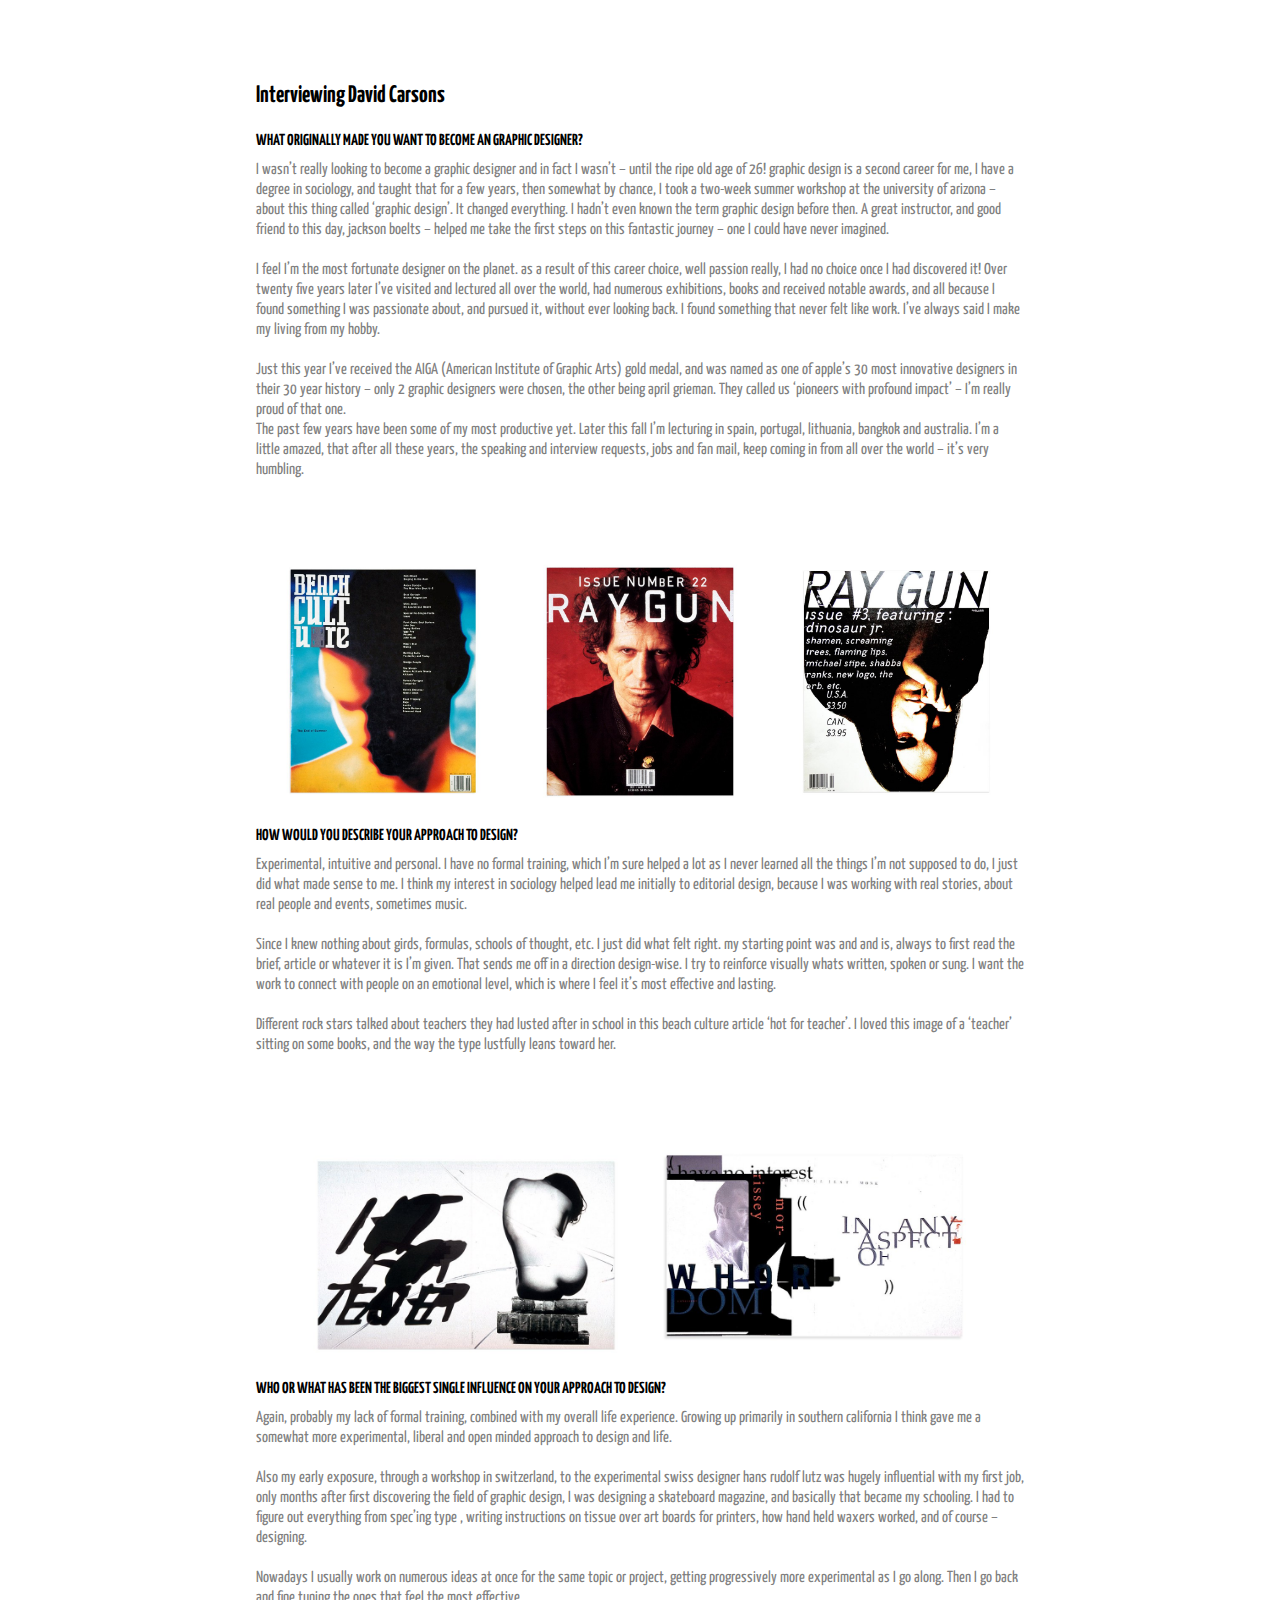
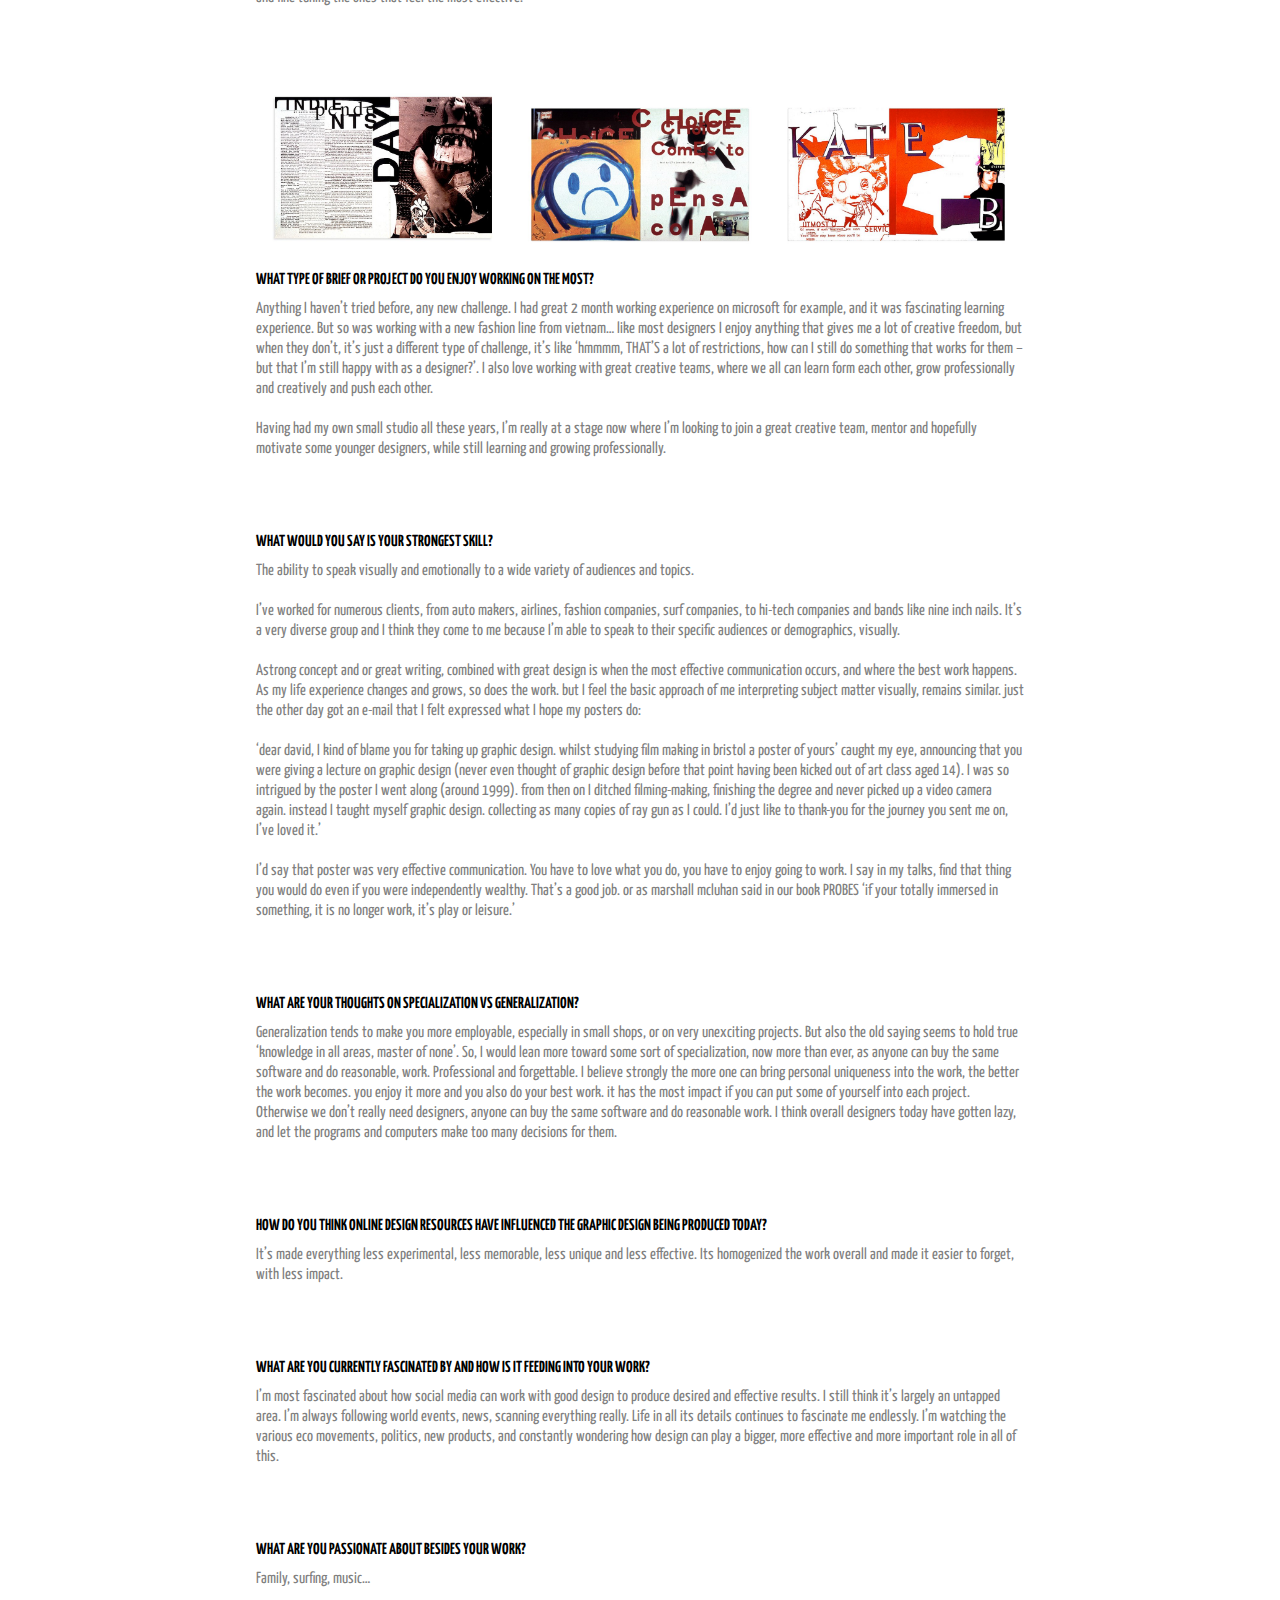
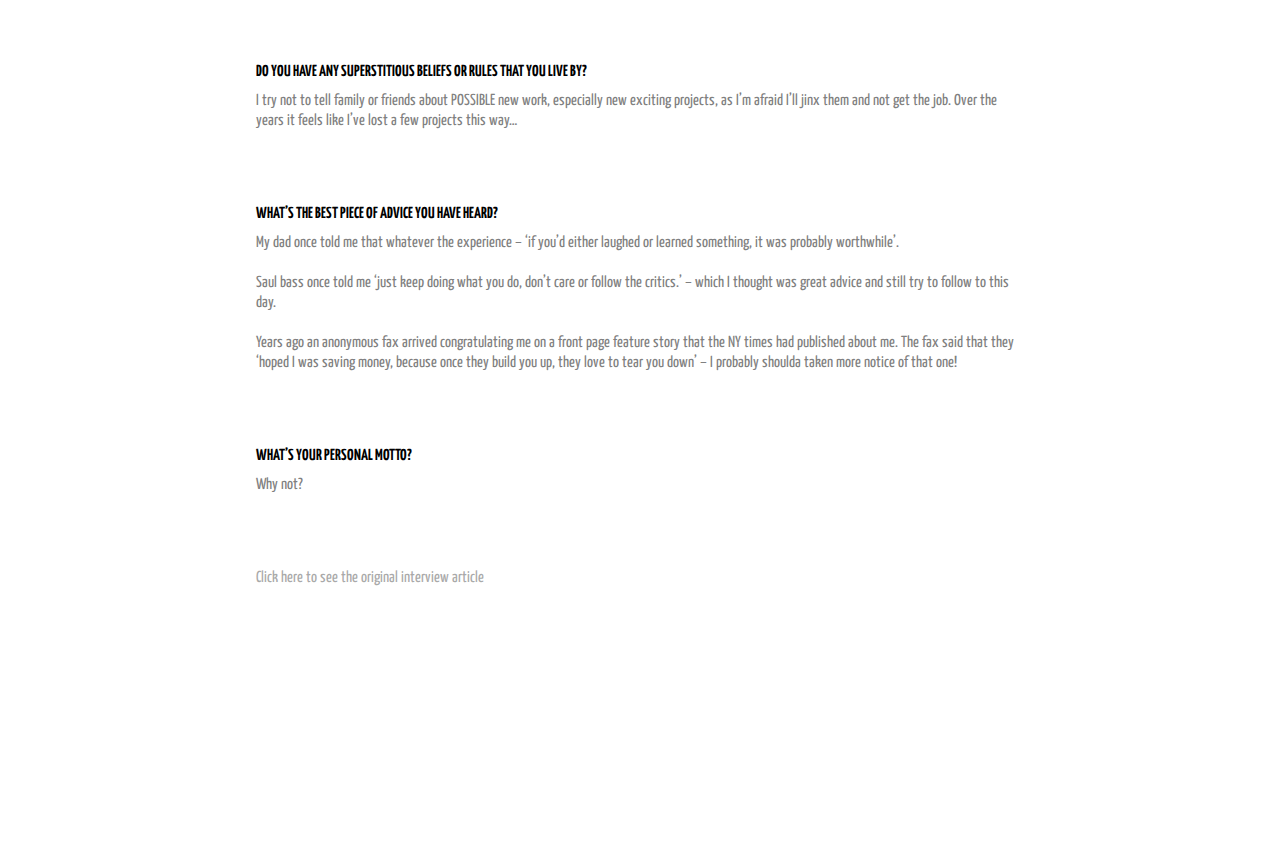
<file: visual_essay/interview.html>
<!DOCTYPE html>
<html lang="en">

<head>
    <meta charset="UTF-8">
    <meta name="viewport" content="width=device-width, initial-scale=1.0">
    <meta http-equiv="X-UA-Compatible" content="ie=edge">
    <link rel="stylesheet" href="main2.css">
    <title>Document</title>
</head>

<body>
    <div class="interviewContent" id="carson">
        <h2 class="designerName">Interviewing David Carsons</h2>
        <p class="title">
            What originally made you want to become an graphic designer?
        </p>
        <p class="para">I wasn’t really looking to become a graphic designer and in fact I wasn’t – until the ripe old age of 26! graphic design is a second career for me, I have a degree in sociology, and taught that for a few years, then somewhat by chance, I took
            a two-week summer workshop at the university of arizona – about this thing called ‘graphic design’. It changed everything. I hadn’t even known the term graphic design before then. A great instructor, and good friend to this day, jackson boelts
            – helped me take the first steps on this fantastic journey – one I could have never imagined.
            <br>
            <br> I feel I’m the most fortunate designer on the planet. as a result of this career choice, well passion really, I had no choice once I had discovered it! Over twenty five years later I’ve visited and lectured all over the world, had numerous
            exhibitions, books and received notable awards, and all because I found something I was passionate about, and pursued it, without ever looking back. I found something that never felt like work. I’ve always said I make my living from my hobby.
            <br>
            <br> Just this year I’ve received the AIGA (American Institute of Graphic Arts) gold medal, and was named as one of apple’s 30 most innovative designers in their 30 year history – only 2 graphic designers were chosen, the other being april
            grieman. They called us ‘pioneers with profound impact’ – I’m really proud of that one.
            <br> The past few years have been some of my most productive yet. Later this fall I’m lecturing in spain, portugal, lithuania, bangkok and australia. I’m a little amazed, that after all these years, the speaking and interview requests, jobs
            and fan mail, keep coming in from all over the world – it’s very humbling.
        </p>
        <div class="carsonImages">
            <figure>
            </figure>
            <img src="images/david_1.1.jpg" alt="ahaha" width="33%">
            <img src="images/david_1.2.jpg" alt="ahaha" width="33%">
            <img src="images/david_1.3.jpg" alt="ahaha" width="33%">
        </div>
        <p class="title">
            How would you describe your approach to design?
        </p>
        <p class="para">
            Experimental, intuitive and personal. I have no formal training, which I’m sure helped a lot as I never learned all the things I’m not supposed to do, I just did what made sense to me. I think my interest in sociology helped lead me initially to editorial
            design, because I was working with real stories, about real people and events, sometimes music.
            <br><br> Since I knew nothing about girds, formulas, schools of thought, etc. I just did what felt right. my starting point was and and is, always to first read the brief, article or whatever it is I’m given. That sends me off in a direction
            design-wise. I try to reinforce visually whats written, spoken or sung. I want the work to connect with people on an emotional level, which is where I feel it’s most effective and lasting.
            <br><br> Different rock stars talked about teachers they had lusted after in school in this beach culture article ‘hot for teacher’. I loved this image of a ‘teacher’ sitting on some books, and the way the type lustfully leans toward her.
            <div class="carsonImages">
                <img src="images/david_2.1.jpg" width="45%">
                <img src="images/david_2.2.jpg" width="45%">
            </div>
        </p>
        <p class="title">
            Who or what has been the biggest single influence on your approach to design?
        </p>
        <p class="para">
            Again, probably my lack of formal training, combined with my overall life experience. Growing up primarily in southern california I think gave me a somewhat more experimental, liberal and open minded approach to design and life.
            <br><br> Also my early exposure, through a workshop in switzerland, to the experimental swiss designer hans rudolf lutz was hugely influential with my first job, only months after first discovering the field of graphic design, I was designing
            a skateboard magazine, and basically that became my schooling. I had to figure out everything from spec’ing type , writing instructions on tissue over art boards for printers, how hand held waxers worked, and of course – designing.
            <br><br> Nowadays I usually work on numerous ideas at once for the same topic or project, getting progressively more experimental as I go along. Then I go back and fine tuning the ones that feel the most effective.
        </p>
        <div class="carsonImages">
            <img src="images/david_3.1.jpg" width="33%">
            <img src="images/david_3.2.jpg" width="33%">
            <img src="images/david_3.3.jpg" width="33%">
        </div>
        <p class="title">
            What type of brief or project do you enjoy working on the most?
        </p>
        <p class="para">
            Anything I haven’t tried before, any new challenge. I had great 2 month working experience on microsoft for example, and it was fascinating learning experience. But so was working with a new fashion line from vietnam… like most designers I enjoy anything
            that gives me a lot of creative freedom, but when they don’t, it’s just a different type of challenge, it’s like ‘hmmmm, THAT’S a lot of restrictions, how can I still do something that works for them – but that I’m still happy with as a designer?’.
            I also love working with great creative teams, where we all can learn form each other, grow professionally and creatively and push each other.
            <br><br> Having had my own small studio all these years, I’m really at a stage now where I’m looking to join a great creative team, mentor and hopefully motivate some younger designers, while still learning and growing professionally.
        </p>
        <p class="title">
            What would you say is your strongest skill?
        </p>
        <p class="para">
            The ability to speak visually and emotionally to a wide variety of audiences and topics.
            <br><br> I’ve worked for numerous clients, from auto makers, airlines, fashion companies, surf companies, to hi-tech companies and bands like nine inch nails. It’s a very diverse group and I think they come to me because I’m able to speak
            to their specific audiences or demographics, visually.
            <br><br> Astrong concept and or great writing, combined with great design is when the most effective communication occurs, and where the best work happens. As my life experience changes and grows, so does the work. but I feel the basic approach
            of me interpreting subject matter visually, remains similar. just the other day got an e-mail that I felt expressed what I hope my posters do:
            <br><br> ‘dear david, I kind of blame you for taking up graphic design. whilst studying film making in bristol a poster of yours’ caught my eye, announcing that you were giving a lecture on graphic design (never even thought of graphic design
            before that point having been kicked out of art class aged 14). I was so intrigued by the poster I went along (around 1999). from then on I ditched filming-making, finishing the degree and never picked up a video camera again. instead I taught
            myself graphic design. collecting as many copies of ray gun as I could. I’d just like to thank-you for the journey you sent me on, I’ve loved it.’
            <br><br> I’d say that poster was very effective communication. You have to love what you do, you have to enjoy going to work. I say in my talks, find that thing you would do even if you were independently wealthy. That’s a good job. or as
            marshall mcluhan said in our book PROBES ‘if your totally immersed in something, it is no longer work, it’s play or leisure.’
        </p>
        <p class="title">
            What are your thoughts on specialization vs generalization?
        </p>
        <p class="para">
            Generalization tends to make you more employable, especially in small shops, or on very unexciting projects. But also the old saying seems to hold true ‘knowledge in all areas, master of none’. So, I would lean more toward some sort of specialization,
            now more than ever, as anyone can buy the same software and do reasonable, work. Professional and forgettable. I believe strongly the more one can bring personal uniqueness into the work, the better the work becomes. you enjoy it more and
            you also do your best work. it has the most impact if you can put some of yourself into each project. Otherwise we don’t really need designers, anyone can buy the same software and do reasonable work. I think overall designers today have gotten
            lazy, and let the programs and computers make too many decisions for them.
        </p>
        <p class="title">
            How do you think online design resources have influenced the graphic design being produced today?
        </p>
        <p class="para">
            It’s made everything less experimental, less memorable, less unique and less effective. Its homogenized the work overall and made it easier to forget, with less impact.
        </p>
        <p class="title">
            What are you currently fascinated by and how is it feeding into your work?
        </p>
        <p class="para">
            I’m most fascinated about how social media can work with good design to produce desired and effective results. I still think it’s largely an untapped area. I’m always following world events, news, scanning everything really. Life in all its details continues
            to fascinate me endlessly. I’m watching the various eco movements, politics, new products, and constantly wondering how design can play a bigger, more effective and more important role in all of this.
        </p>
        <p class="title">
            What are you passionate about besides your work?
        </p>
        <p class="para">
            Family, surfing, music…
        </p>
        <p class="title">
            Do you have any superstitious beliefs or rules that you live by?
        </p>
        <p class="para">
            I try not to tell family or friends about POSSIBLE new work, especially new exciting projects, as I’m afraid I’ll jinx them and not get the job. Over the years it feels like I’ve lost a few projects this way…
        </p>
        <p class="title">
            What’s the best piece of advice you have heard?
        </p>
        <p class="para">
            My dad once told me that whatever the experience – ‘if you’d either laughed or learned something, it was probably worthwhile’.
            <br><br> Saul bass once told me ‘just keep doing what you do, don’t care or follow the critics.’ – which I thought was great advice and still try to follow to this day.
            <br><br> Years ago an anonymous fax arrived congratulating me on a front page feature story that the NY times had published about me. The fax said that they ‘hoped I was saving money, because once they build you up, they love to tear you down’
            – I probably shoulda taken more notice of that one!
        </p>
        <p class="title">
            What’s your personal motto?
        </p>
        <p class="para">
            Why not?
        </p>
        <p><a href="https://www.designboom.com/design/interview-with-graphic-designer-david-carson-09-22-2013/">Click here to see the original interview article</a></p>
        <p class="title"></p>
        <p></p>
        <p class="title"></p>
        <p></p>
    </div>
</body>

</html>
</file>
<file: emoticon_generator/style.css>
body {
    margin: 0px 10% 0px 10%;
}

* {
    box-sizing: border-box;
}

.home,
h1,
h2,
h3,
p {
    font-family: 'Courier New', Courier, monospace;
    letter-spacing: .5px;
}

header {
    display: flex;
    align-items: center;
}

.home {
    margin-right: auto;
    font-weight: bold;
}

ul {
    font-family: 'Courier New', Courier, monospace;
    letter-spacing: .5px;
    margin-right: 80px;
}

li,
a {
    text-decoration: none;
    color: black;
}

.nav-links {
    list-style: none;
}

.links {
    display: inline-block;
    padding-left: 5px;
}

.active {
    color: gray;
}

#historyMenu {
    list-style: none;
}

.firstEmoticon {
    padding: 25px;
    border: 0px solid;
    border-radius: 20px;
    box-shadow: gainsboro 5px 10px 10px;
}

h5 {
    font-family: 'Courier New', Courier, monospace;
    letter-spacing: .5px;
    animation-fill-mode: forwards;
}

span {
    border-right: .05em solid;
    animation: caret 1s steps(1) infinite;
}

@keyframes caret {
    50% {
        border-color: transparent;
    }
}

.emoticonContainer {
    width: 100%;
    height: auto;
    /* display: inline-flexbox; */
    justify-content: space-between;
    font-family: 'Courier New', Courier, monospace;
    letter-spacing: .5px;
}

.emoticonBox {
    display: inline-block;
    height: auto;
    width: 100px;
    margin: 25px 25px;
    text-align: center;
}

.contentMenu {
    list-style: none;
    border: solid 1px transparent;
    border-radius: 10px;
    display: inline-block;
    width: 1000px;
}

.emoticonMenu {
    list-style: none;
    padding: 0;
    margin-left: 0;
    text-decoration: none;
    font-size: 12 px;
    font-weight: bold;
}

.emoticonMenuList {
    font-size: 18px;
    list-style: none;
    text-decoration: none;
    display: inline-block;
    padding: 5px;
    font-weight: initial;
    padding-left: 0;
}

.innerTextLink {
    font: bold;
    text-decoration: underline;
}

.bottom {
    margin-top: 150px;
    margin-bottom: 50px;
}

#generatorType {
    width: 90%;
    height: 250px;
}

.mainContainer {
    width: 100%;
    height: 100%;
    margin-bottom: 250px;
}

input {
    width: 100%;
    height: 125%;
    border: black solid 1px;
    text-align: center;
    font-size: 175px;
}

input::placeholder {
    font-size: 20px;
    vertical-align: middle;
    padding-top: 95px;
    font-family: 'Courier New', Courier, monospace;
}

.facialPartTitle {
    font-size: 24px;
    font-weight: bold;
}

.subTitle {
    font-size: 18px;
}

.column {
    float: left;
    width: 25%;
    height: 50px;
}

.row::after {
    content: "";
    display: table;
}

.subTitle {
    margin-top: -10px;
}

#clickMe,
#resetMe {
    font-family: 'Courier New', Courier, monospace;
    font-size: 20px;
    margin-top: 20px;
}

h2 {
    margin-top: 50px;
}

h3 {
    margin: 10px;
    margin-bottom: -5px;
}

#toc {
    text-transform: uppercase;
    text-decoration: underline;
    margin-bottom: -10px;
}

#ownGenerator {
    font-family: 'Courier New', Courier, monospace;
}
</file>
<file: visual_essay/main_carl.css>
@import url('https://fonts.googleapis.com/css?family=Yanone+Kaffeesatz&display=swap');
body {
    margin: 5% 20% 20% 20%;
    font-family: 'Yanone Kaffeesatz', sans-serif;
}

a:link {
    text-decoration: none;
    text-decoration: none;
    color: darkgray;
}

h1 {
    font-size: 32px;
    line-height: 36px;
    font-weight: bold;
    margin-bottom: 25px;
}

h2 {
    font-size: 20px;
    line-height: 24px;
    margin: 0px 0px 0px 0px;
}

h3 {
    font-size: 16px;
}

.title {
    text-transform: uppercase;
    font-weight: bold;
}

.beginning {
    margin-bottom: 100px;
}

.para {
    margin: -5px 0px 75px 0px;
    font-size: 16px;
    color: grey;
    line-height: 20px;
    font-weight: normal;
}

ul {
    margin-left: -25px;
}

.interviewMenu {
    height: 100vh;
    font-size: 16px;
    line-height: 20px;
}

.designerList {
    font-size: 20px;
    line-height: 24px;
}

.interviewContent {
    height: 100%;
    margin-bottom: 20%;
}

.designerName {
    font-size: 24px;
    padding-top: 20px;
    margin-bottom: 25px;
}

.carsonImages {
    margin: -1000px 0px, 75px 0px;
    text-align: center;
}
</file>
<file: visual_essay/main2.css>
@import url('https://fonts.googleapis.com/css?family=Yanone+Kaffeesatz&display=swap');
body {
    margin: 5% 20% 20% 20%;
    font-family: 'Yanone Kaffeesatz', sans-serif;
}

a:link {
    text-decoration: none;
    text-decoration: none;
    color: darkgray;
}

h1 {
    font-size: 32px;
    line-height: 36px;
    font-weight: bold;
    margin-bottom: 25px;
}

h2 {
    font-size: 20px;
    line-height: 24px;
    margin: 0px 0px 0px 0px;
}

h3 {
    font-size: 16px;
}

.title {
    text-transform: uppercase;
    font-weight: bold;
}

.beginning {
    margin-bottom: 100px;
}

.para {
    margin: -5px 0px 75px 0px;
    font-size: 16px;
    color: grey;
    line-height: 20px;
    font-weight: normal;
}

ul {
    margin-left: -25px;
}

.interviewMenu {
    height: 100vh;
    font-size: 16px;
    line-height: 20px;
}

.designerList {
    font-size: 20px;
    line-height: 24px;
}

.interviewContent {
    height: 100%;
    margin-bottom: 20%;
}

.designerName {
    font-size: 24px;
    padding-top: 20px;
    margin-bottom: 25px;
}

.carsonImages {
    margin: -1000px 0px, 75px 0px;
    text-align: center;
}
</file>
